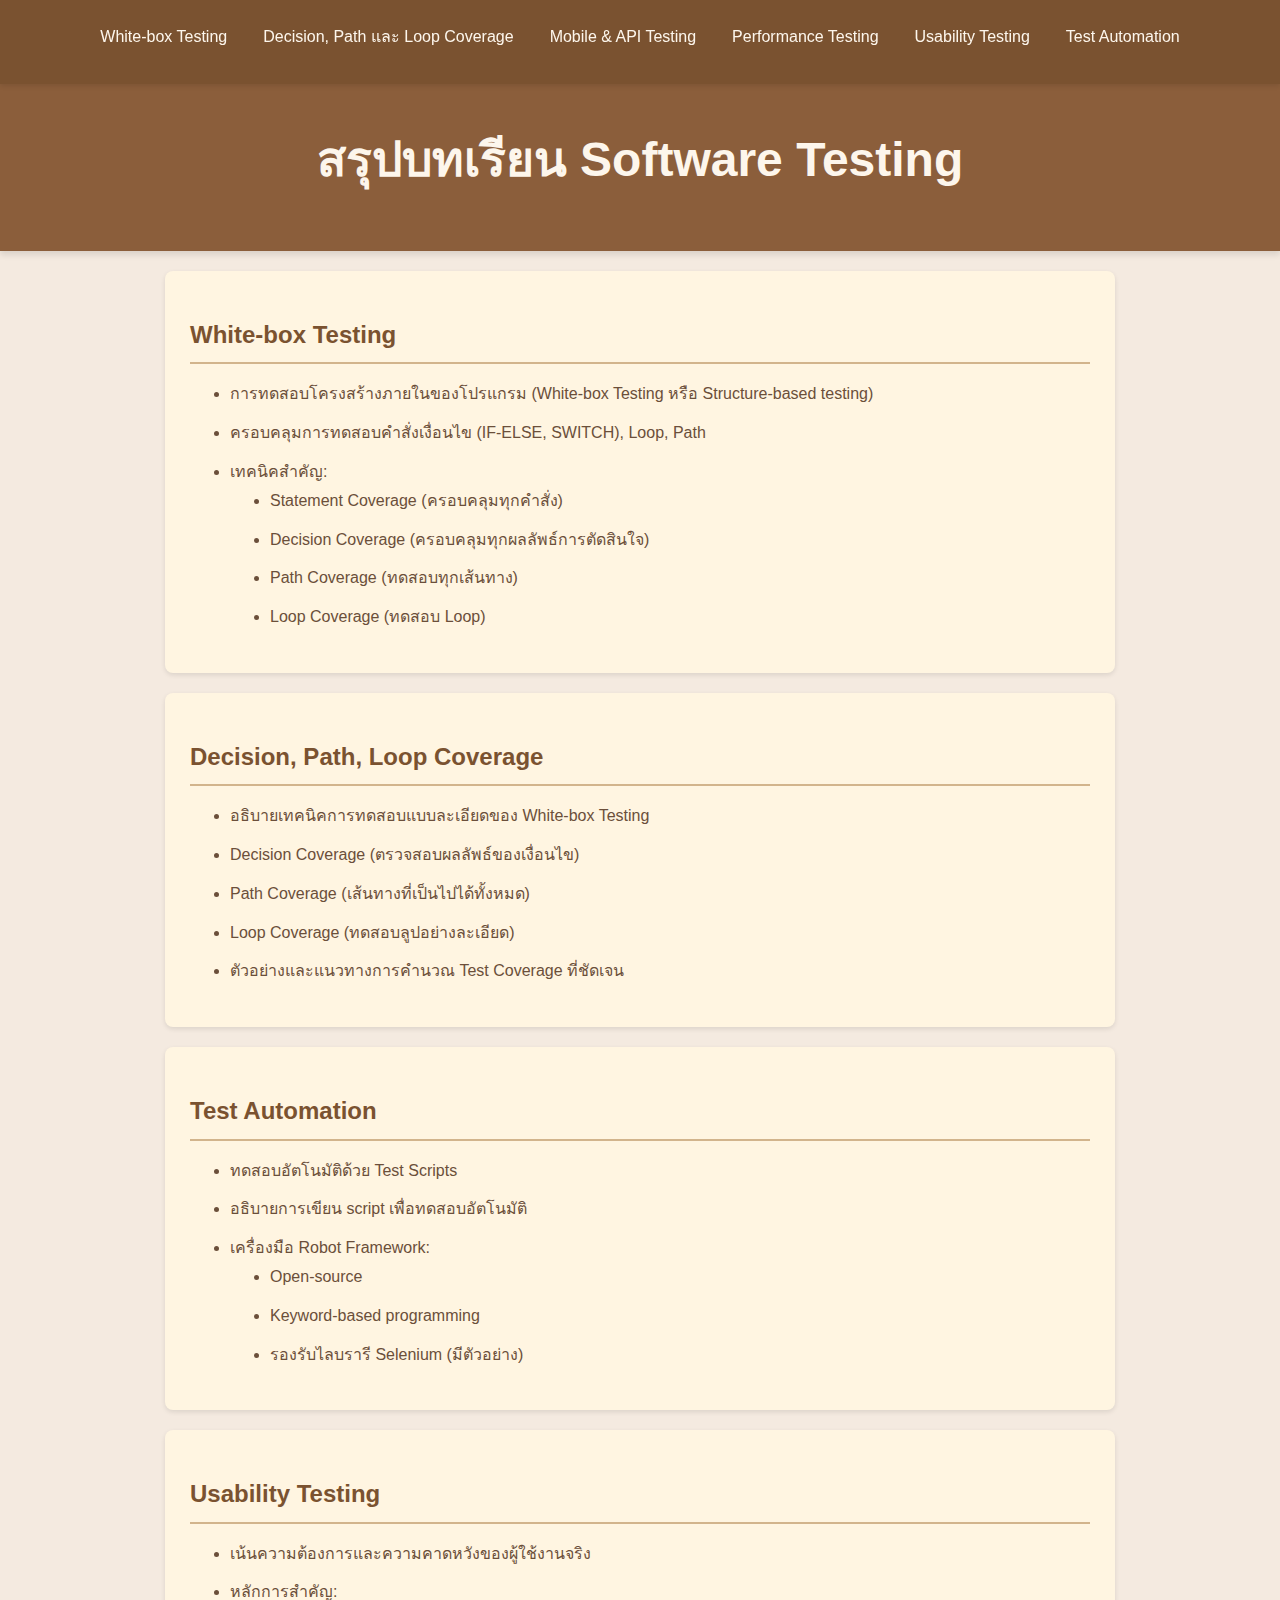
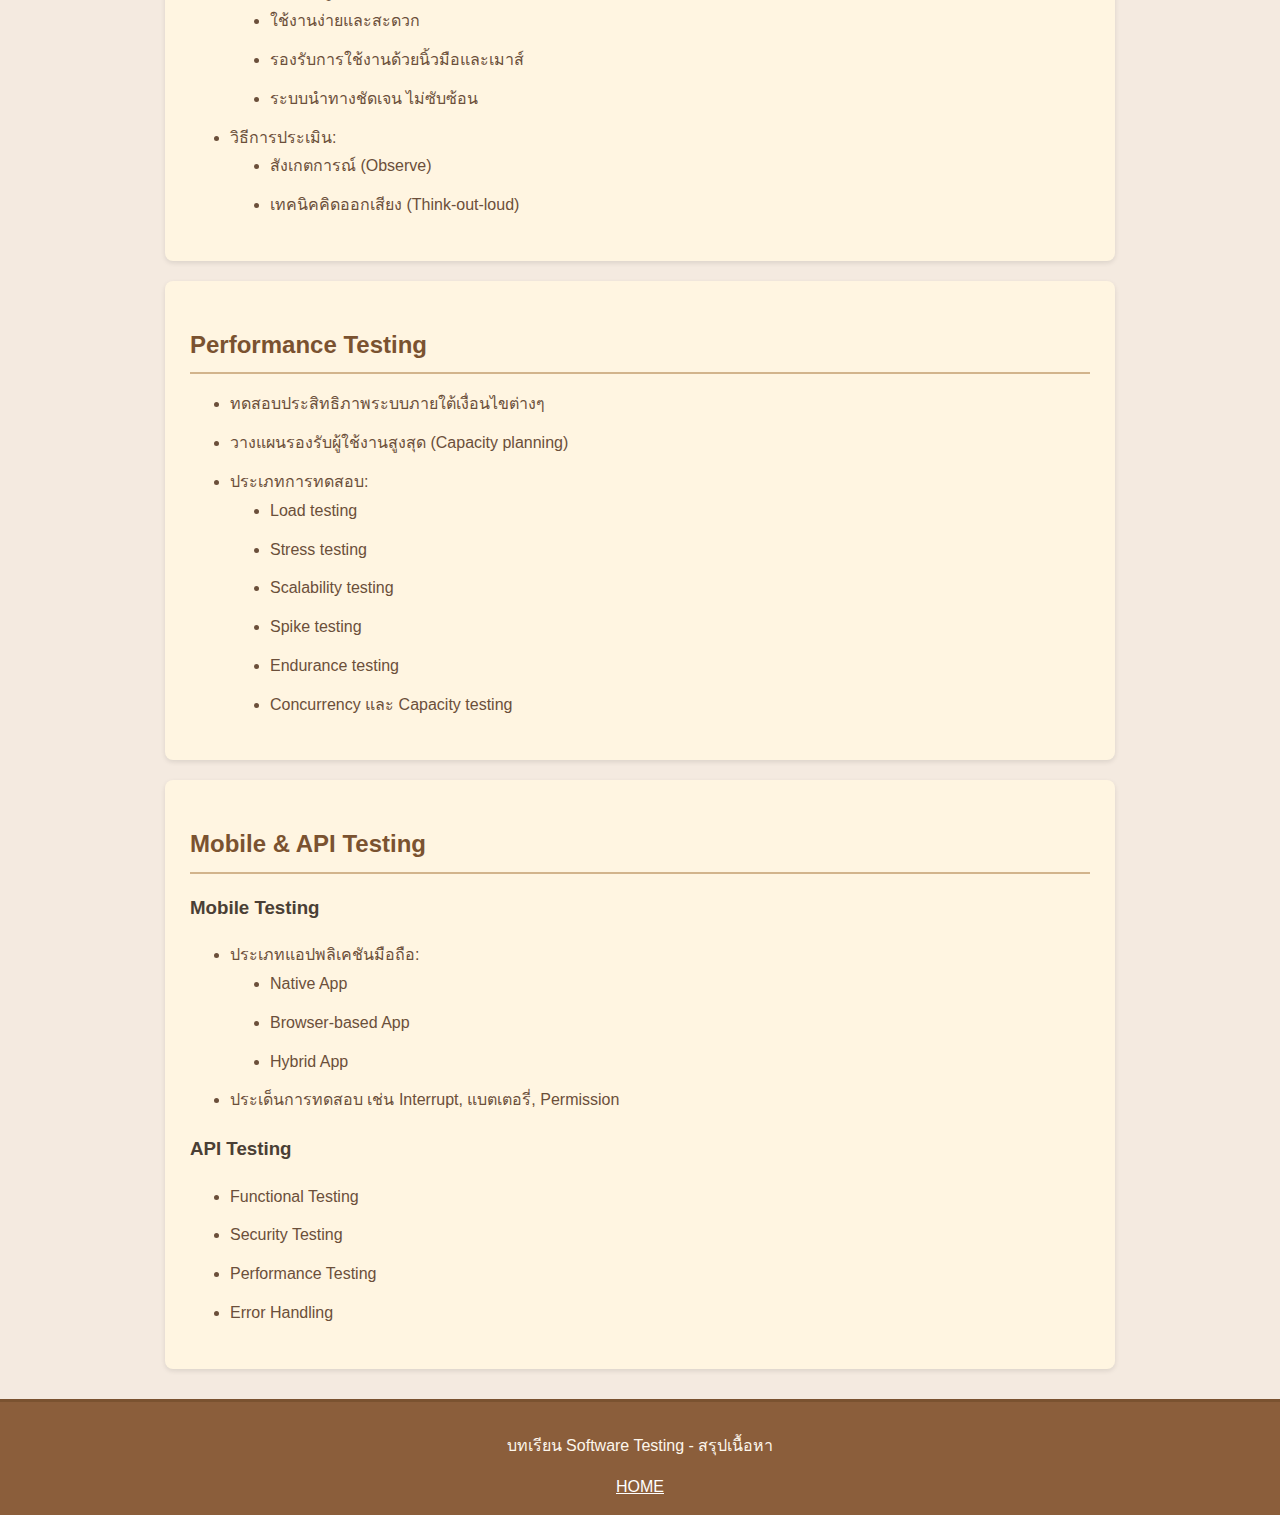
<file: index.html>
<!DOCTYPE html>
<html lang="th">

<head>
    <meta charset="UTF-8">
    <meta name="viewport" content="width=device-width, initial-scale=1.0">
    <title>Software Testing - สรุปบทเรียน</title>
    <link rel="stylesheet" href="styles.css">
</head>

<body>
    <div class="navbar">
        <a href="page1.html">White-box Testing</a>
        <a href="page2.html">Decision, Path และ Loop Coverage</a>
        <a href="page3.html">Mobile & API Testing</a>
        <a href="page4.html">Performance Testing</a>
        <a href="page5.html">Usability Testing</a>
        <a href="page6.html">Test Automation</a>
    </div>

<header>
    <h1>สรุปบทเรียน Software Testing</h1>
</header>

<main>
    <section>
        <h2>White-box Testing</h2>
        <ul>
            <li>การทดสอบโครงสร้างภายในของโปรแกรม (White-box Testing หรือ Structure-based testing)</li>
            <li>ครอบคลุมการทดสอบคำสั่งเงื่อนไข (IF-ELSE, SWITCH), Loop, Path</li>
            <li>เทคนิคสำคัญ:
                <ul>
                    <li>Statement Coverage (ครอบคลุมทุกคำสั่ง)</li>
                    <li>Decision Coverage (ครอบคลุมทุกผลลัพธ์การตัดสินใจ)</li>
                    <li>Path Coverage (ทดสอบทุกเส้นทาง)</li>
                    <li>Loop Coverage (ทดสอบ Loop)</li>
            </ul>
    </section>

    <section>
        <h2>Decision, Path, Loop Coverage</h2>
        <ul>
            <li>อธิบายเทคนิคการทดสอบแบบละเอียดของ White-box Testing</li>
            <li>Decision Coverage (ตรวจสอบผลลัพธ์ของเงื่อนไข)</li>
            <li>Path Coverage (เส้นทางที่เป็นไปได้ทั้งหมด)</li>
            <li>Loop Coverage (ทดสอบลูปอย่างละเอียด)</li>
            <li>ตัวอย่างและแนวทางการคำนวณ Test Coverage ที่ชัดเจน</li>
        </ul>
    </section>

    <section>
        <h2>Test Automation</h2>
        <ul>
            <li>ทดสอบอัตโนมัติด้วย Test Scripts</li>
            <li>อธิบายการเขียน script เพื่อทดสอบอัตโนมัติ</li>
            <li>เครื่องมือ Robot Framework:
                <ul>
                    <li>Open-source</li>
                    <li>Keyword-based programming</li>
                    <li>รองรับไลบรารี Selenium (มีตัวอย่าง)</li>
                </ul>
            </li>
        </ul>
    </section>

    <section>
        <h2>Usability Testing</h2>
        <ul>
            <li>เน้นความต้องการและความคาดหวังของผู้ใช้งานจริง</li>
            <li>หลักการสำคัญ:
                <ul>
                    <li>ใช้งานง่ายและสะดวก</li>
                    <li>รองรับการใช้งานด้วยนิ้วมือและเมาส์</li>
                    <li>ระบบนำทางชัดเจน ไม่ซับซ้อน</li>
                </ul>
            </li>
            <li>วิธีการประเมิน:
                <ul>
                    <li>สังเกตการณ์ (Observe)</li>
                    <li>เทคนิคคิดออกเสียง (Think-out-loud)</li>
                </ul>
            </li>
        </ul>
    </section>

    <section>
        <h2>Performance Testing</h2>
        <ul>
            <li>ทดสอบประสิทธิภาพระบบภายใต้เงื่อนไขต่างๆ</li>
            <li>วางแผนรองรับผู้ใช้งานสูงสุด (Capacity planning)</li>
            <li>ประเภทการทดสอบ:
                <ul>
                    <li>Load testing</li>
                    <li>Stress testing</li>
                    <li>Scalability testing</li>
                    <li>Spike testing</li>
                    <li>Endurance testing</li>
                    <li>Concurrency และ Capacity testing</li>
                </ul>
            </li>
        </ul>
    </section>

    <section>
        <h2>Mobile & API Testing</h2>
        <h3>Mobile Testing</h3>
        <ul>
            <li>ประเภทแอปพลิเคชันมือถือ:
                <ul>
                    <li>Native App</li>
                    <li>Browser-based App</li>
                    <li>Hybrid App</li>
                </ul>
            </li>
            <li>ประเด็นการทดสอบ เช่น Interrupt, แบตเตอรี่, Permission</li>
        </ul>

        <h3>API Testing</h3>
        <ul>
            <li>Functional Testing</li>
            <li>Security Testing</li>
            <li>Performance Testing</li>
            <li>Error Handling</li>
        </ul>
    </section>

    <footer>
        <p>บทเรียน Software Testing - สรุปเนื้อหา</p>
        <a href="index.html">HOME</a>
    </footer>

</body>

</html>
</file>
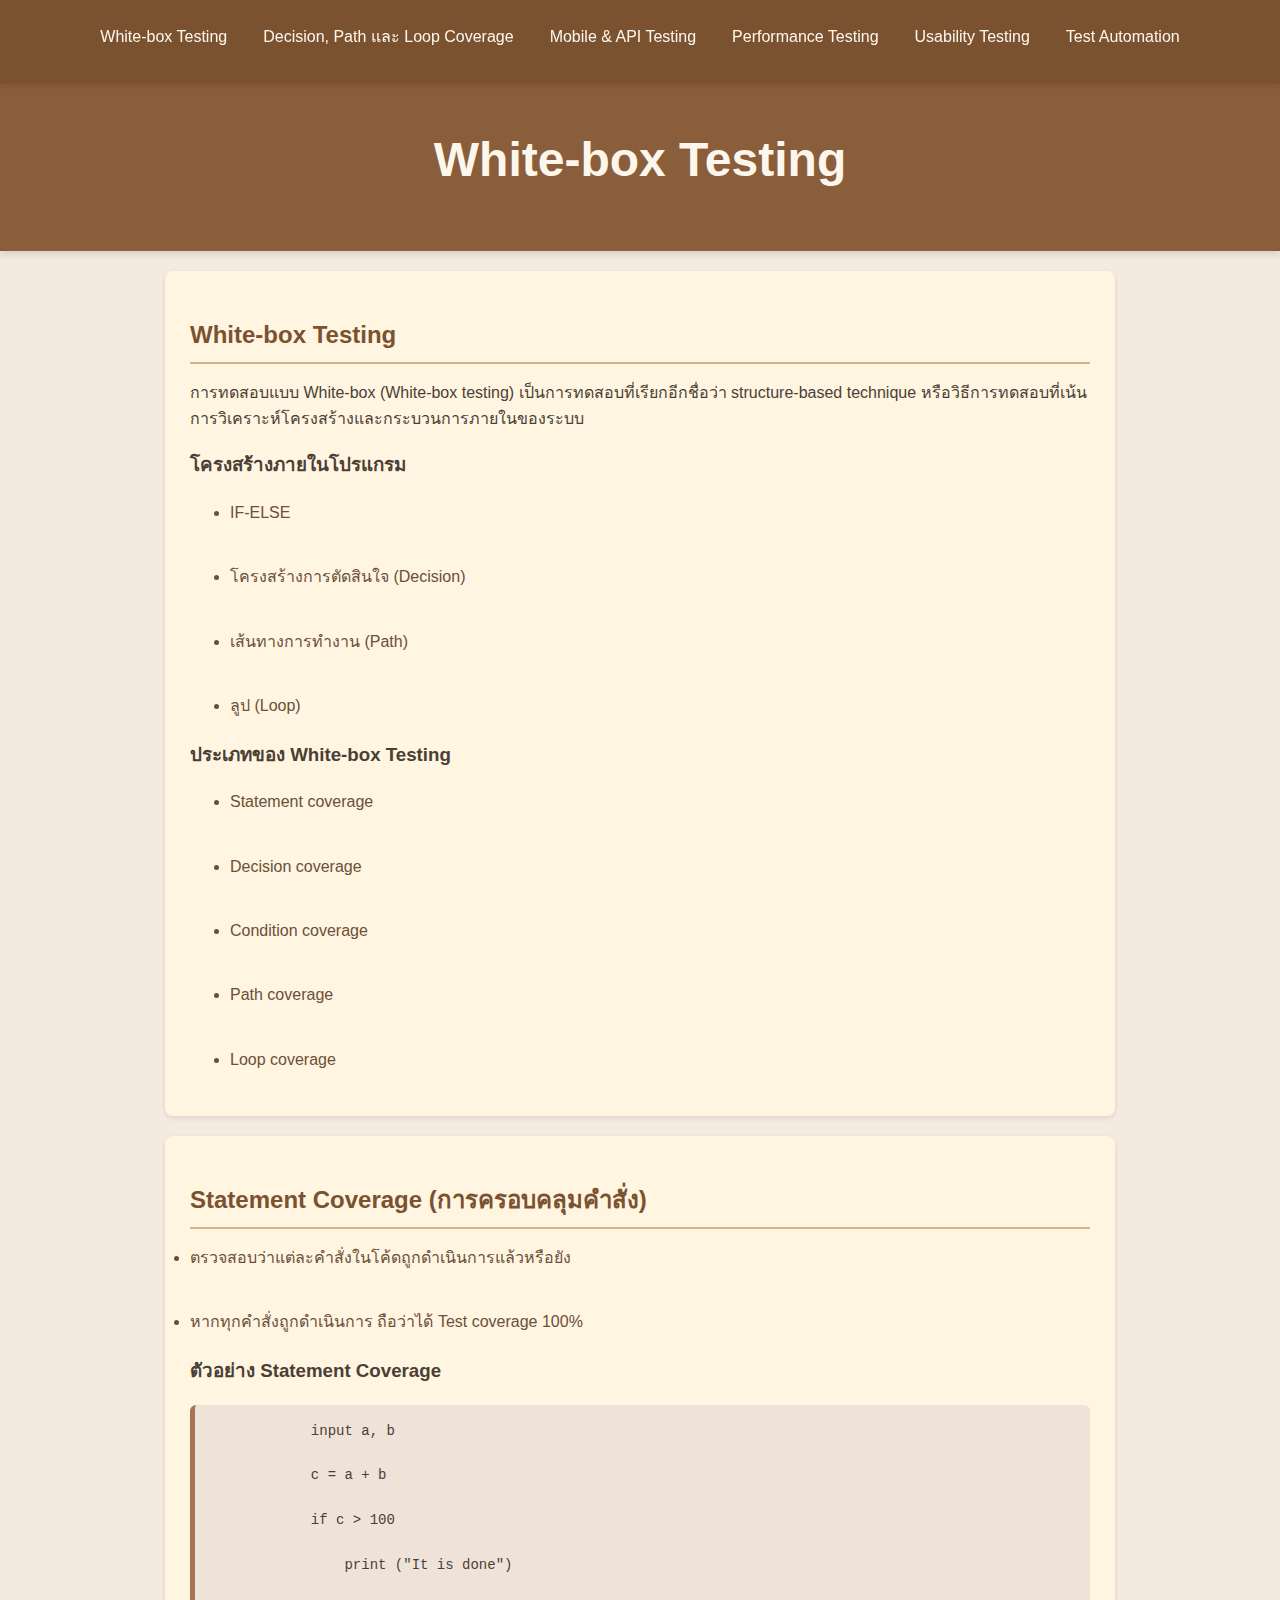
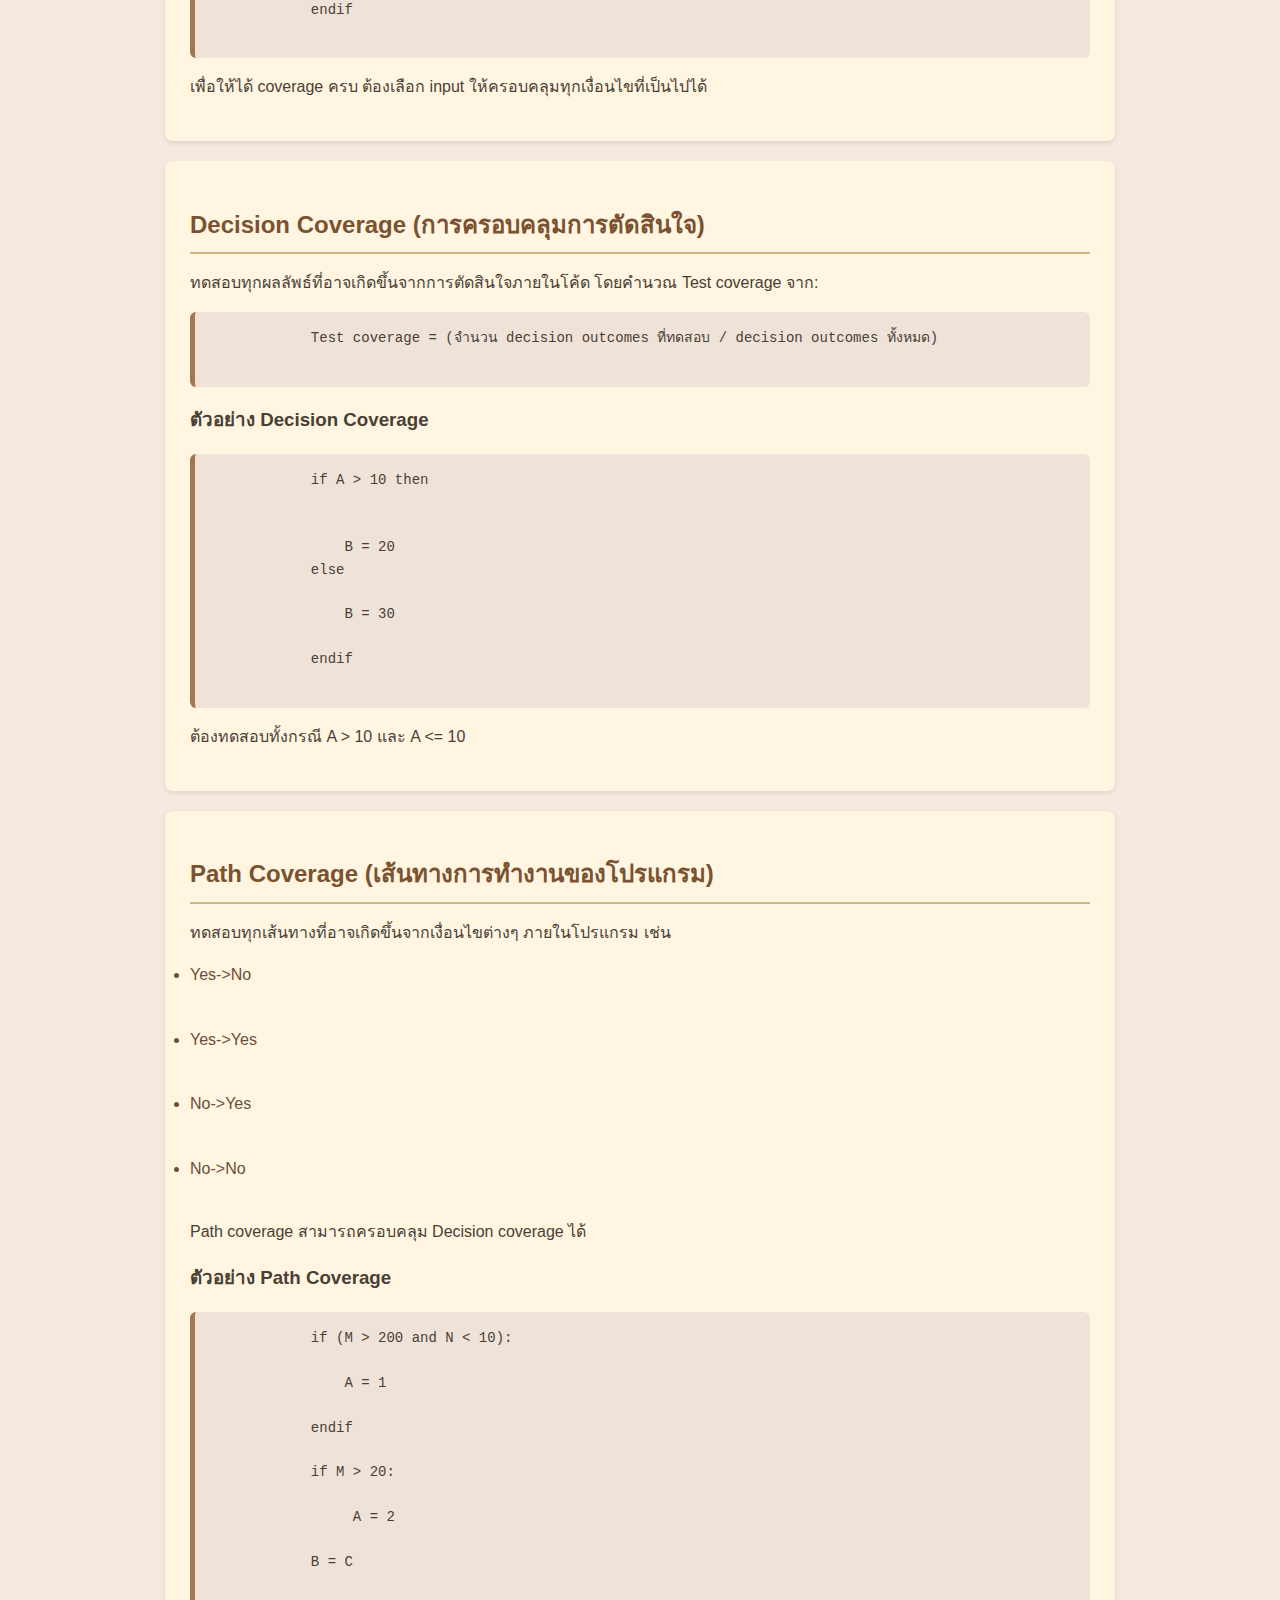
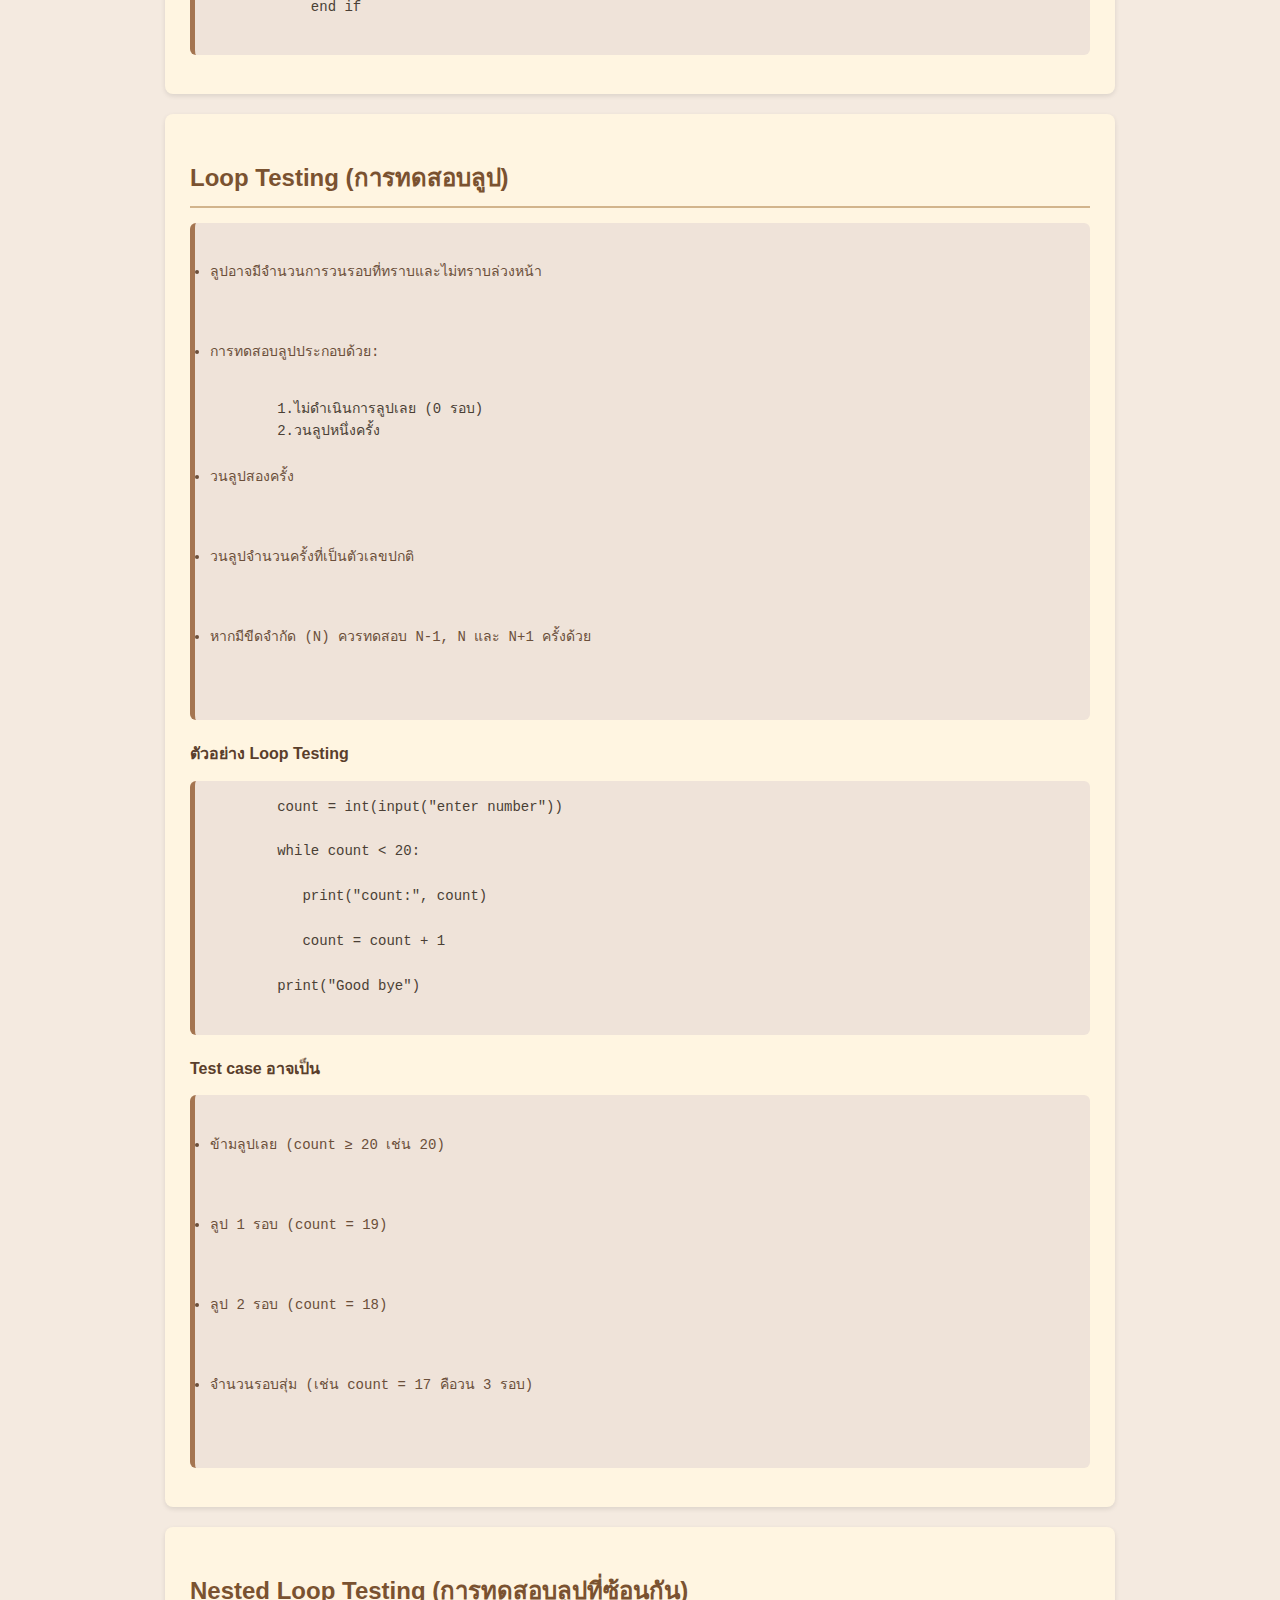
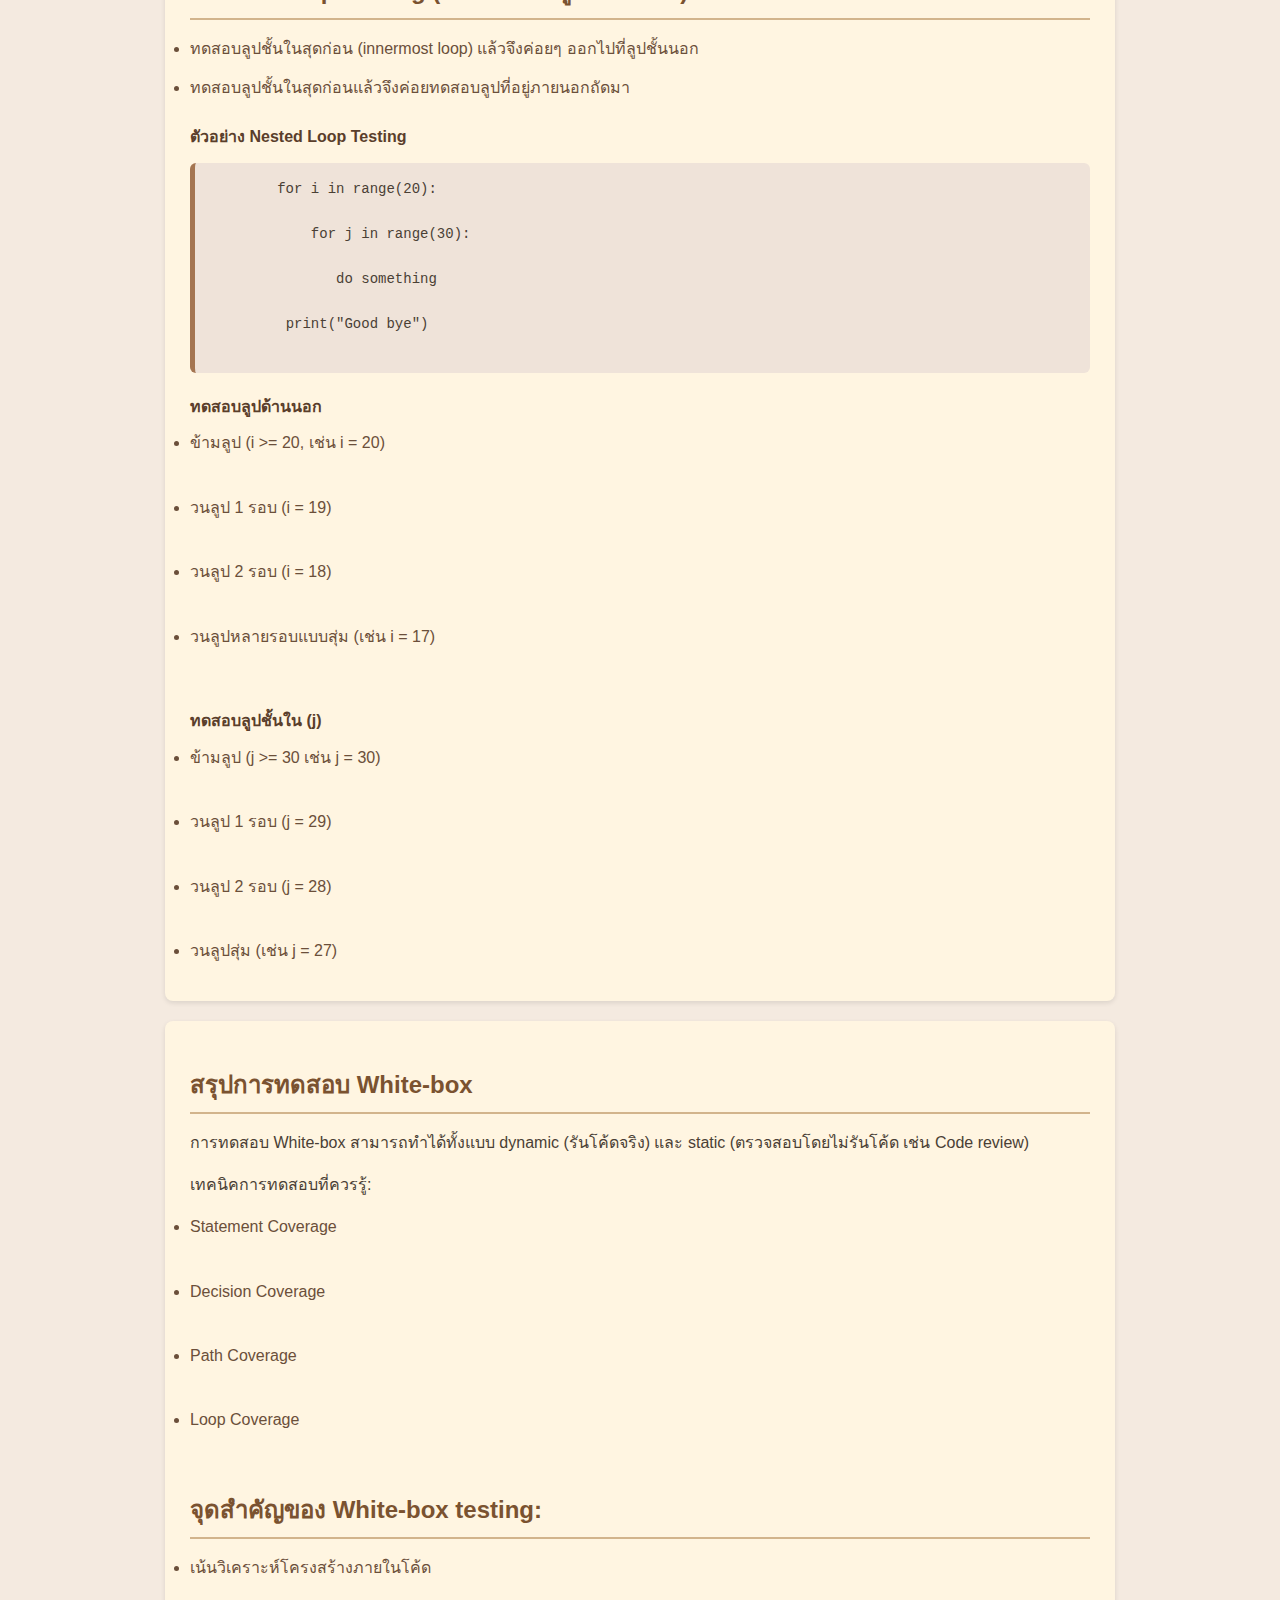
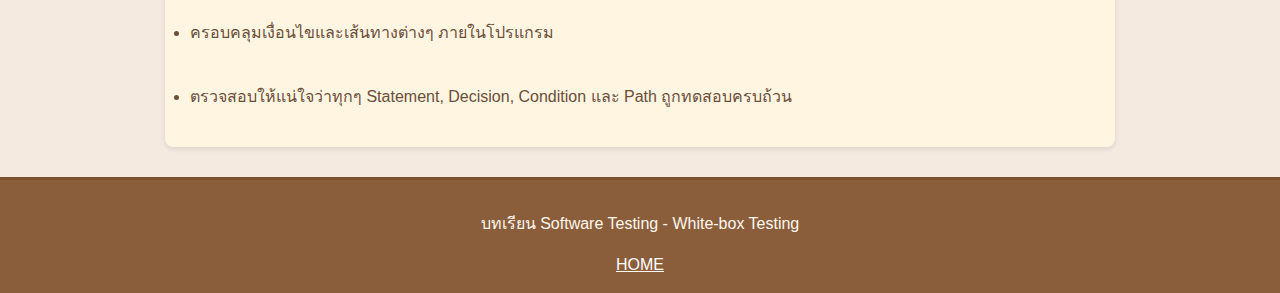
<file: page1.html>
<!DOCTYPE html>
<html lang="th">

<head>
    <meta charset="UTF-8">
    <meta name="viewport" content="width=device-width, initial-scale=1.0">
    <title>Final Day1 - White-box Testing</title>
    <link rel="stylesheet" href="styles.css">
</head>

<body>

    <div class="navbar">
        <a href="page1.html">White-box Testing</a>
        <a href="page2.html">Decision, Path และ Loop Coverage</a>
        <a href="page3.html">Mobile & API Testing</a>
        <a href="page4.html">Performance Testing</a>
        <a href="page5.html">Usability Testing</a>
        <a href="page6.html">Test Automation</a>
    </div>


    <header>
        <h1>White-box Testing</h1>
    </header>

    <section>
        <h2>White-box Testing</h2>
        <p>การทดสอบแบบ White-box (White-box testing)
            เป็นการทดสอบที่เรียกอีกชื่อว่า structure-based technique หรือวิธีการทดสอบที่เน้นการวิเคราะห์โครงสร้างและกระบวนการภายในของระบบ</p>

        <h3>โครงสร้างภายในโปรแกรม</h3>
        <ul>
            <li>IF-ELSE</li><br>
            <li>โครงสร้างการตัดสินใจ (Decision)</li><br>
            <li>เส้นทางการทำงาน (Path)</li><br>
            <li>ลูป (Loop)</li>
        </ul>

        <h3>ประเภทของ White-box Testing</h3>
        <ul>
            <li>Statement coverage</li><br>
            <li>Decision coverage</li><br>
            <li>Condition coverage</li><br>
            <li>Path coverage</li><br>
            <li>Loop coverage</li>
        </ul>
    </section>

    <section>
        <h2>Statement Coverage (การครอบคลุมคำสั่ง)</h2>
        <li>ตรวจสอบว่าแต่ละคำสั่งในโค้ดถูกดำเนินการแล้วหรือยัง</li><br>
        <li>หากทุกคำสั่งถูกดำเนินการ ถือว่าได้ Test coverage 100%</li>  
        <h3>
            ตัวอย่าง Statement Coverage
        </h3>
        <pre>
            input a, b  

            c = a + b  

            if c > 100

                print ("It is done")

            endif
        </pre>
        <p>
            เพื่อให้ได้ coverage ครบ ต้องเลือก input ให้ครอบคลุมทุกเงื่อนไขที่เป็นไปได้
        </p>
    </section>



    <section>
        <h2>Decision Coverage (การครอบคลุมการตัดสินใจ)</h2>
        <p>ทดสอบทุกผลลัพธ์ที่อาจเกิดขึ้นจากการตัดสินใจภายในโค้ด โดยคำนวณ Test coverage จาก:</p>
        <pre>
            Test coverage = (จำนวน decision outcomes ที่ทดสอบ / decision outcomes ทั้งหมด)
        </pre>

        <h3>
            ตัวอย่าง Decision Coverage
        </h3>
        <pre>
            if A > 10 then


                B = 20
            else

                B = 30

            endif
        </pre>
        <p>
            ต้องทดสอบทั้งกรณี A > 10 และ A <= 10

        </p>
    </section>



    <section>
        <h2>Path Coverage (เส้นทางการทำงานของโปรแกรม)</h2>
        <p>ทดสอบทุกเส้นทางที่อาจเกิดขึ้นจากเงื่อนไขต่างๆ ภายในโปรแกรม เช่น <br>
        <li>Yes->No</li><br>
        <li>Yes->Yes</li><br>
        <li>No->Yes</li><br>
        <li>No->No</li>
        <br>
        Path coverage สามารถครอบคลุม Decision coverage ได้</p>

        <h3>ตัวอย่าง Path Coverage</h3>
        <pre>
            if (M > 200 and N < 10):

                A = 1

            endif

            if M > 20:

                 A = 2

            B = C

            end if
        </pre>
    </section>

    <section>
        <h2>Loop Testing (การทดสอบลูป)</h2>
    <pre>
        <li>ลูปอาจมีจำนวนการวนรอบที่ทราบและไม่ทราบล่วงหน้า</li>
        <li>การทดสอบลูปประกอบด้วย:</li>
        1.ไม่ดำเนินการลูปเลย (0 รอบ)
        2.วนลูปหนึ่งครั้ง
        <li>วนลูปสองครั้ง</li>
        <li>วนลูปจำนวนครั้งที่เป็นตัวเลขปกติ</li>
        <li>หากมีขีดจำกัด (N) ควรทดสอบ N-1, N และ N+1 ครั้งด้วย </li>
    </pre>
    <h4>
        ตัวอย่าง Loop Testing
    </h4>
    <pre>
        count = int(input("enter number")) 
         
        while count < 20:

           print("count:", count)

           count = count + 1
        
        print("Good bye")
    </pre>
    <h4>Test case อาจเป็น</h4>
    <pre>
        <li>ข้ามลูปเลย (count ≥ 20 เช่น 20)</li>
        <li>ลูป 1 รอบ (count = 19)</li>
        <li>ลูป 2 รอบ (count = 18)</li>
        <li>จำนวนรอบสุ่ม (เช่น count = 17 คือวน 3 รอบ)</li>
    </pre>
    </section>

    <section>
        <h2>Nested Loop Testing (การทดสอบลูปที่ซ้อนกัน)</h2>
        <li>ทดสอบลูปชั้นในสุดก่อน (innermost loop) แล้วจึงค่อยๆ ออกไปที่ลูปชั้นนอก</li>
        <li>ทดสอบลูปชั้นในสุดก่อนแล้วจึงค่อยทดสอบลูปที่อยู่ภายนอกถัดมา</li>
        <h4>ตัวอย่าง Nested Loop Testing</h4>
        <pre>
        for i in range(20):

            for j in range(30):

               do something

         print("Good bye")  
        </pre>
        <h4>ทดสอบลูปด้านนอก</h4>
        <li>ข้ามลูป (i >= 20, เช่น i = 20)</li><br>
        <li>วนลูป 1 รอบ (i = 19)</li><br>
        <li>วนลูป 2 รอบ (i = 18)</li><br>
        <li>วนลูปหลายรอบแบบสุ่ม (เช่น i = 17)</li>
        <br>
        <h4>ทดสอบลูปชั้นใน (j)</h4>
        <li>ข้ามลูป (j >= 30 เช่น j = 30)</li><br>
        <li>วนลูป 1 รอบ (j = 29)</li><br>
        <li>วนลูป 2 รอบ (j = 28)</li><br>
        <li>วนลูปสุ่ม (เช่น j = 27)</li>
    </section>

    <section>
        <h2>สรุปการทดสอบ White-box</h2>
        <p>การทดสอบ White-box สามารถทำได้ทั้งแบบ dynamic (รันโค้ดจริง) และ static (ตรวจสอบโดยไม่รันโค้ด เช่น Code review)</p>
        <p>เทคนิคการทดสอบที่ควรรู้:</p>
        <li>Statement Coverage</li><br>
        <li>Decision Coverage</li><br>
        <li>Path Coverage</li><br>
        <li>Loop Coverage</li>
        <br>

        <h2>จุดสำคัญของ White-box testing:</h2>
        <li>เน้นวิเคราะห์โครงสร้างภายในโค้ด</li><br>
        <li>ครอบคลุมเงื่อนไขและเส้นทางต่างๆ ภายในโปรแกรม</li><br>
        <li>ตรวจสอบให้แน่ใจว่าทุกๆ Statement, Decision, Condition และ Path ถูกทดสอบครบถ้วน</li>
    </section>

    <footer>
        <p>บทเรียน Software Testing - White-box Testing</p>
        <a href="index.html">HOME</a>
    </footer>

</body>

</html>
</file>
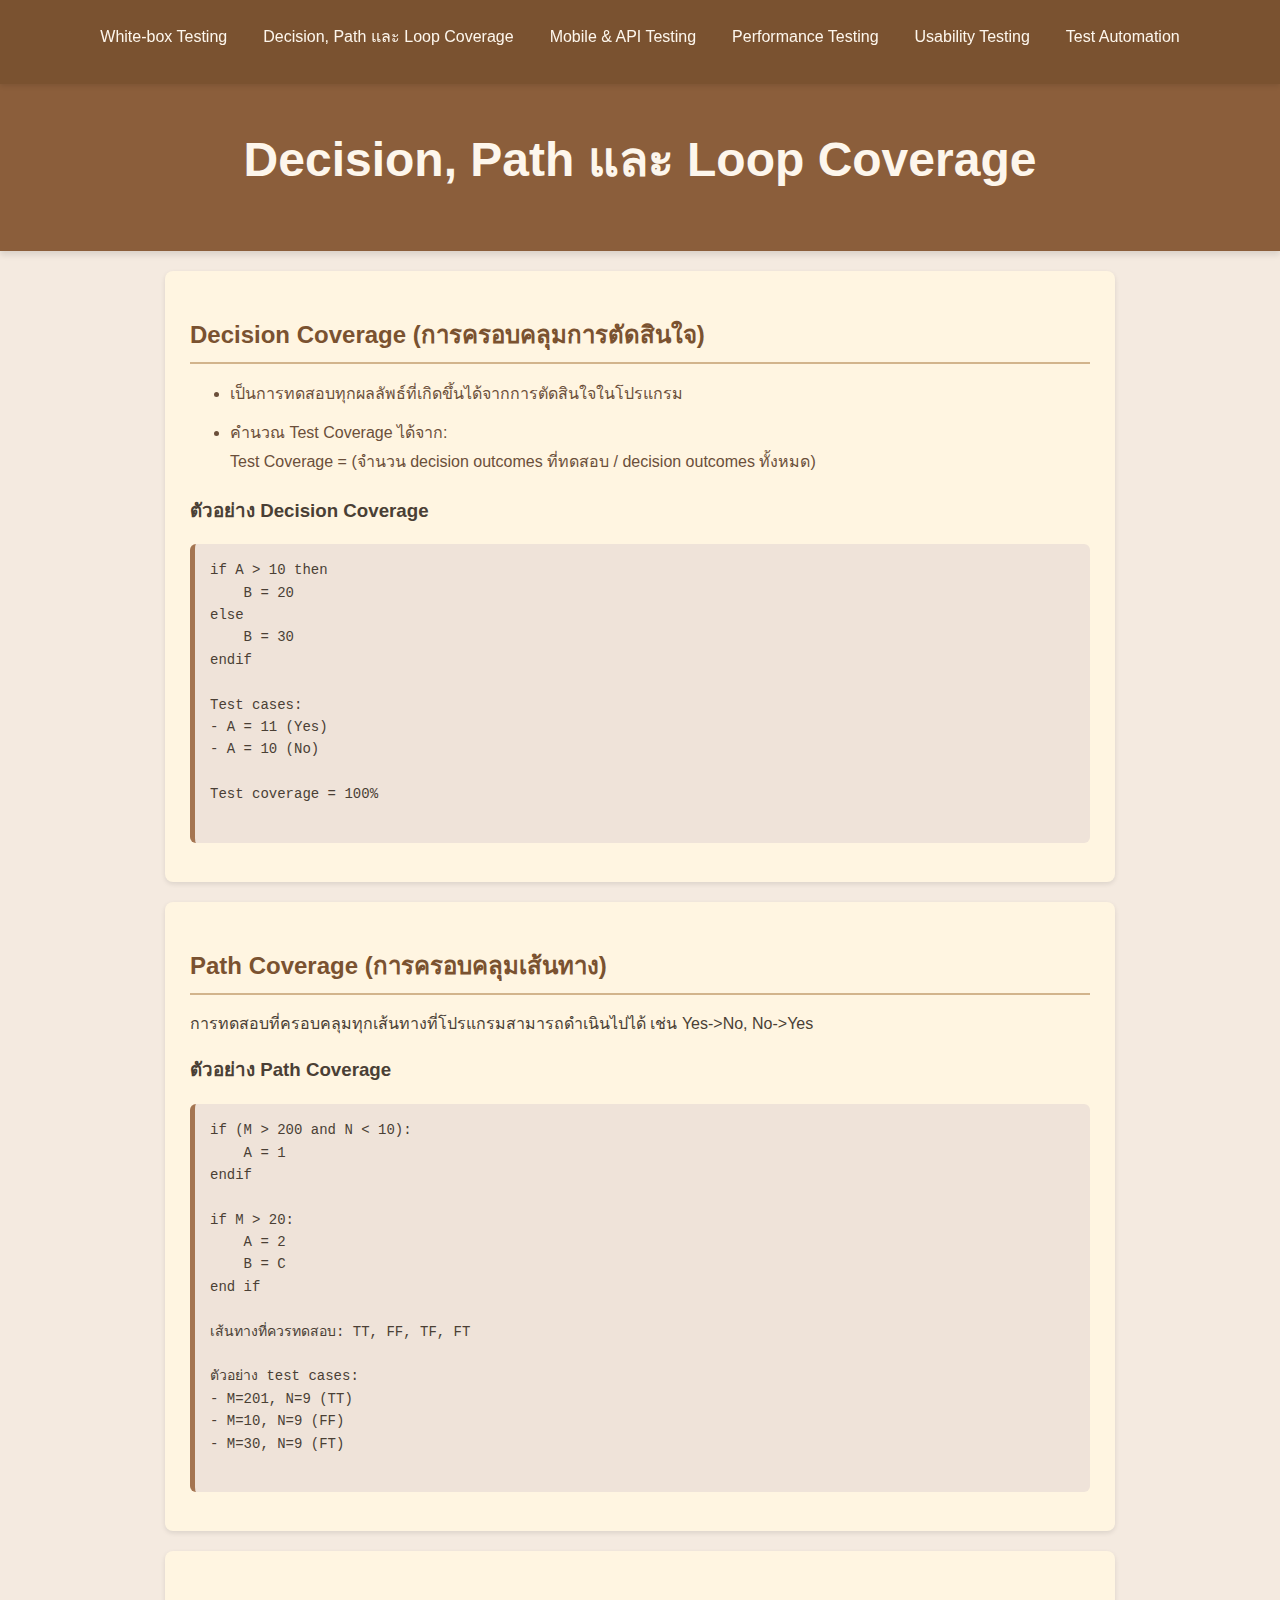
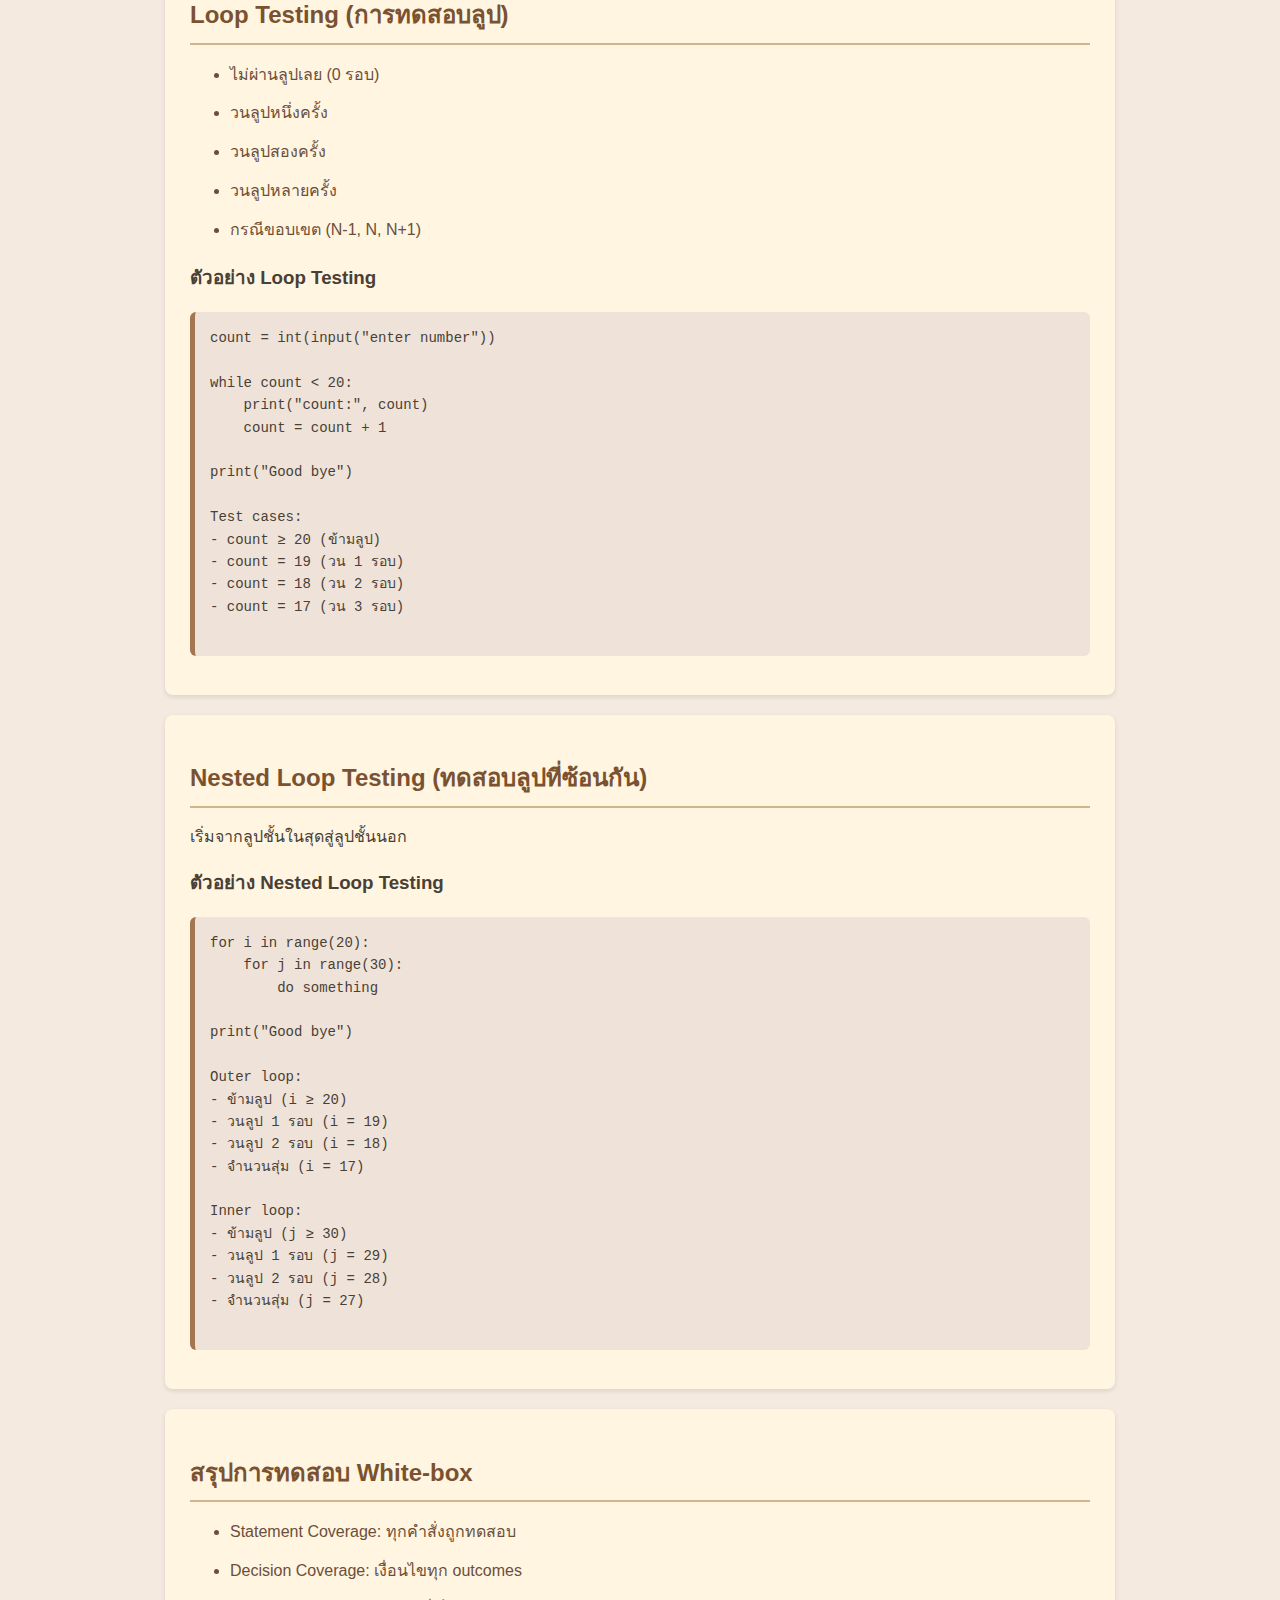
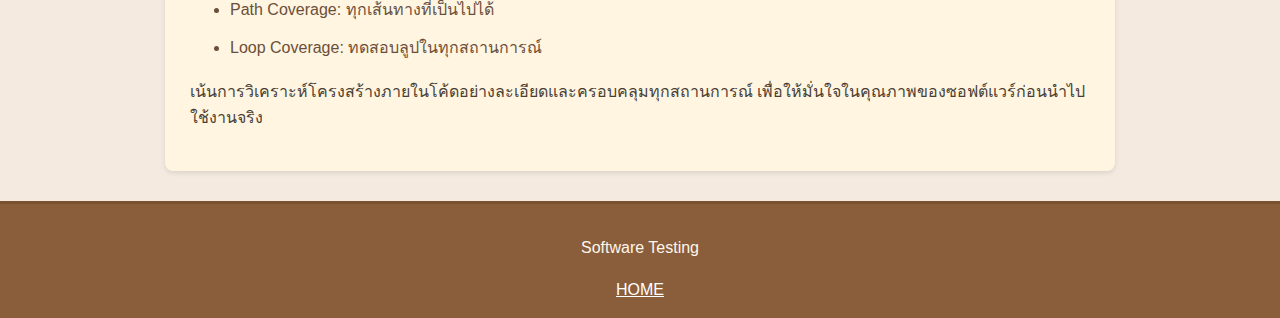
<file: page2.html>
<!DOCTYPE html>
<html lang="th">

<head>
    <meta charset="UTF-8">
    <meta name="viewport" content="width=device-width, initial-scale=1.0">
    <title>Decision, Path, Loop Coverage</title>
    <link rel="stylesheet" href="styles.css">
</head>

<body>

    <div class="navbar">
        <a href="page1.html">White-box Testing</a>
        <a href="page2.html">Decision, Path และ Loop Coverage</a>
        <a href="page3.html">Mobile & API Testing</a>
        <a href="page4.html">Performance Testing</a>
        <a href="page5.html">Usability Testing</a>
        <a href="page6.html">Test Automation</a>
    </div>

    <header>
        <h1>Decision, Path และ Loop Coverage</h1>
    </header>

    <section>
        <h2>Decision Coverage (การครอบคลุมการตัดสินใจ)</h2>
        <ul>
            <li>เป็นการทดสอบทุกผลลัพธ์ที่เกิดขึ้นได้จากการตัดสินใจในโปรแกรม</li>
            <li>คำนวณ Test Coverage ได้จาก:<br>
                Test Coverage = (จำนวน decision outcomes ที่ทดสอบ / decision outcomes ทั้งหมด)
            </li>
        </ul>

        <h3>ตัวอย่าง Decision Coverage</h3>
        <pre>
if A > 10 then
    B = 20
else
    B = 30
endif

Test cases:
- A = 11 (Yes)
- A = 10 (No)

Test coverage = 100%
        </pre>
    </section>

    <section>
        <h2>Path Coverage (การครอบคลุมเส้นทาง)</h2>
        <p>การทดสอบที่ครอบคลุมทุกเส้นทางที่โปรแกรมสามารถดำเนินไปได้ เช่น Yes->No, No->Yes</p>

        <h3>ตัวอย่าง Path Coverage</h3>
        <pre>
if (M > 200 and N < 10):
    A = 1
endif

if M > 20:
    A = 2
    B = C
end if

เส้นทางที่ควรทดสอบ: TT, FF, TF, FT

ตัวอย่าง test cases:
- M=201, N=9 (TT)
- M=10, N=9 (FF)
- M=30, N=9 (FT)
        </pre>
    </section>

    <section>
        <h2>Loop Testing (การทดสอบลูป)</h2>
        <ul>
            <li>ไม่ผ่านลูปเลย (0 รอบ)</li>
            <li>วนลูปหนึ่งครั้ง</li>
            <li>วนลูปสองครั้ง</li>
            <li>วนลูปหลายครั้ง</li>
            <li>กรณีขอบเขต (N-1, N, N+1)</li>
        </ul>

        <h3>ตัวอย่าง Loop Testing</h3>
        <pre>
count = int(input("enter number"))

while count < 20:
    print("count:", count)
    count = count + 1

print("Good bye")

Test cases:
- count ≥ 20 (ข้ามลูป)
- count = 19 (วน 1 รอบ)
- count = 18 (วน 2 รอบ)
- count = 17 (วน 3 รอบ)
        </pre>
    </section>

    <section>
        <h2>Nested Loop Testing (ทดสอบลูปที่ซ้อนกัน)</h2>
        <p>เริ่มจากลูปชั้นในสุดสู่ลูปชั้นนอก</p>

        <h3>ตัวอย่าง Nested Loop Testing</h3>
        <pre>
for i in range(20):
    for j in range(30):
        do something

print("Good bye")

Outer loop:
- ข้ามลูป (i ≥ 20)
- วนลูป 1 รอบ (i = 19)
- วนลูป 2 รอบ (i = 18)
- จำนวนสุ่ม (i = 17)

Inner loop:
- ข้ามลูป (j ≥ 30)
- วนลูป 1 รอบ (j = 29)
- วนลูป 2 รอบ (j = 28)
- จำนวนสุ่ม (j = 27)
        </pre>
    </section>

    <section>
        <h2>สรุปการทดสอบ White-box</h2>
        <ul>
            <li>Statement Coverage: ทุกคำสั่งถูกทดสอบ</li>
            <li>Decision Coverage: เงื่อนไขทุก outcomes</li>
            <li>Path Coverage: ทุกเส้นทางที่เป็นไปได้</li>
            <li>Loop Coverage: ทดสอบลูปในทุกสถานการณ์</li>
        </ul>

        <p>เน้นการวิเคราะห์โครงสร้างภายในโค้ดอย่างละเอียดและครอบคลุมทุกสถานการณ์ เพื่อให้มั่นใจในคุณภาพของซอฟต์แวร์ก่อนนำไปใช้งานจริง</p>
    </section>

    <footer>
        <p> Software Testing </p>
        <a href="index.html">HOME</a>
    </footer>

</body>

</html>
</file>
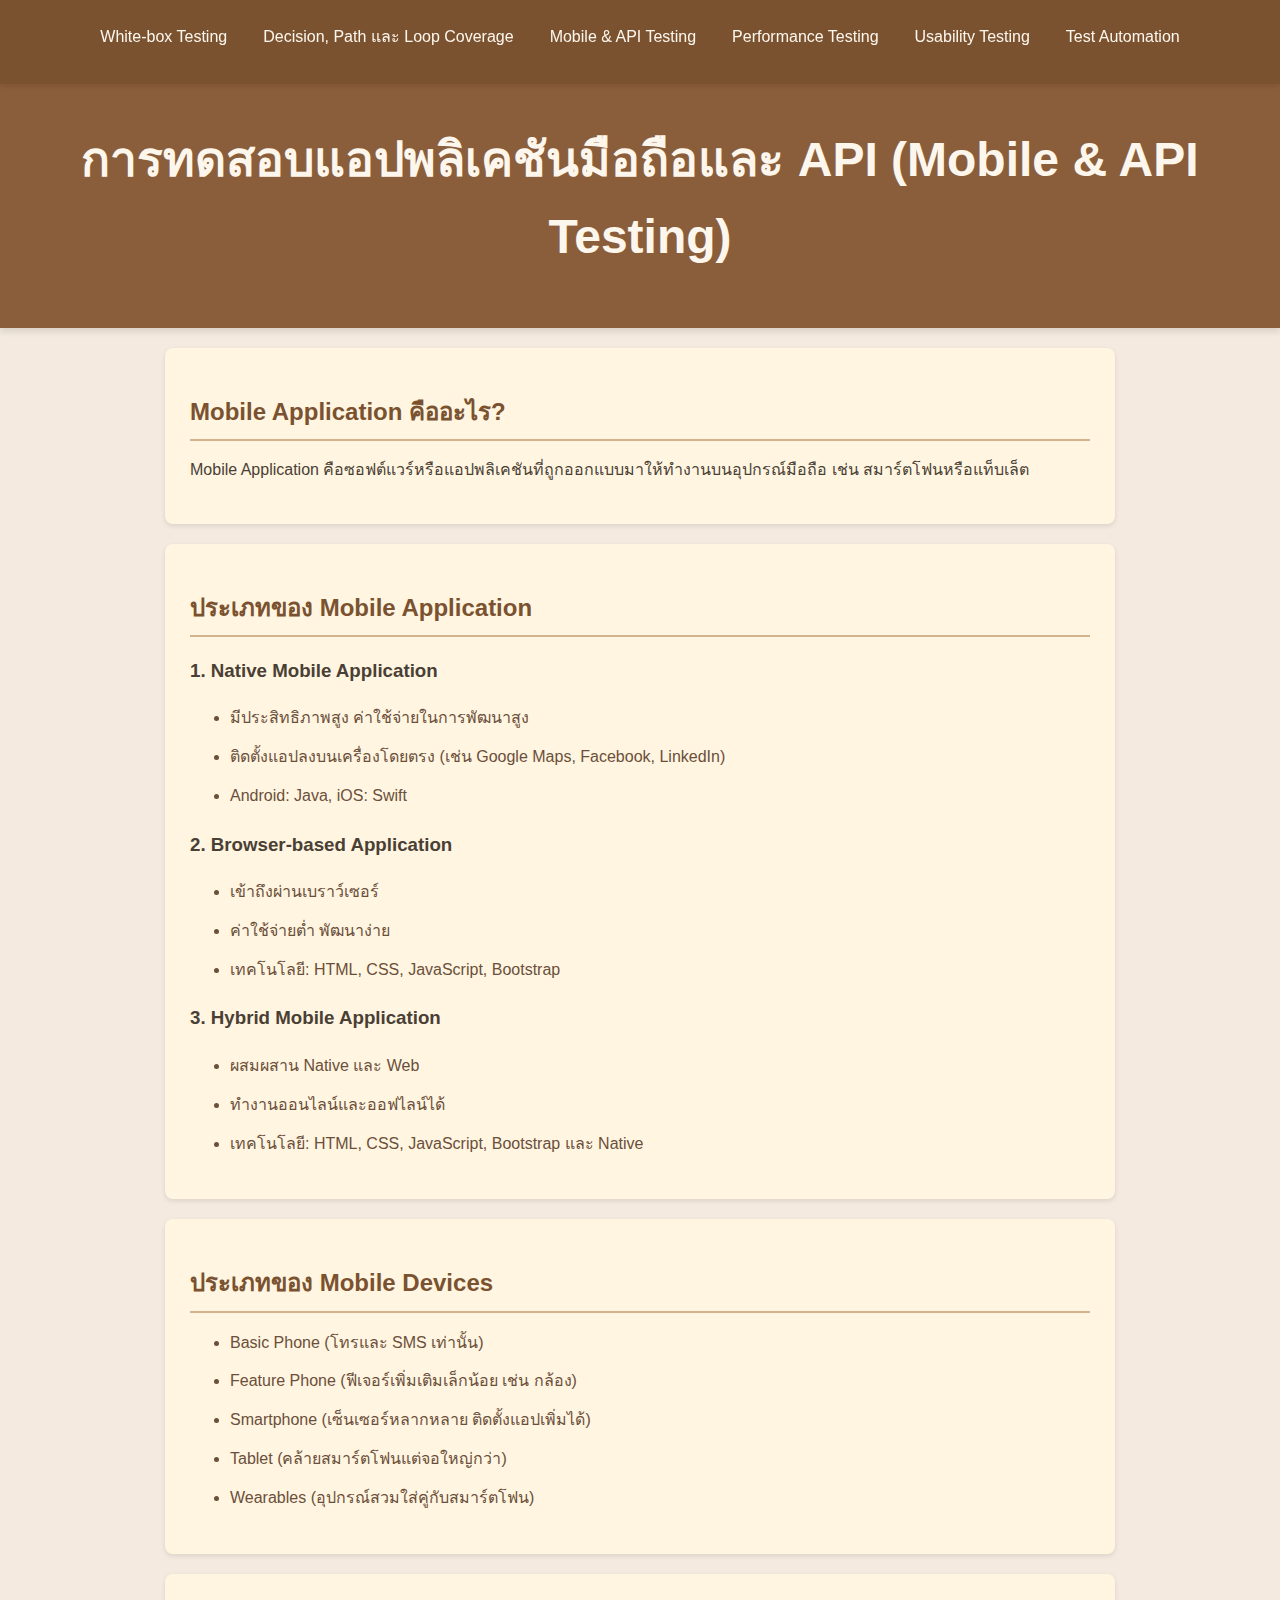
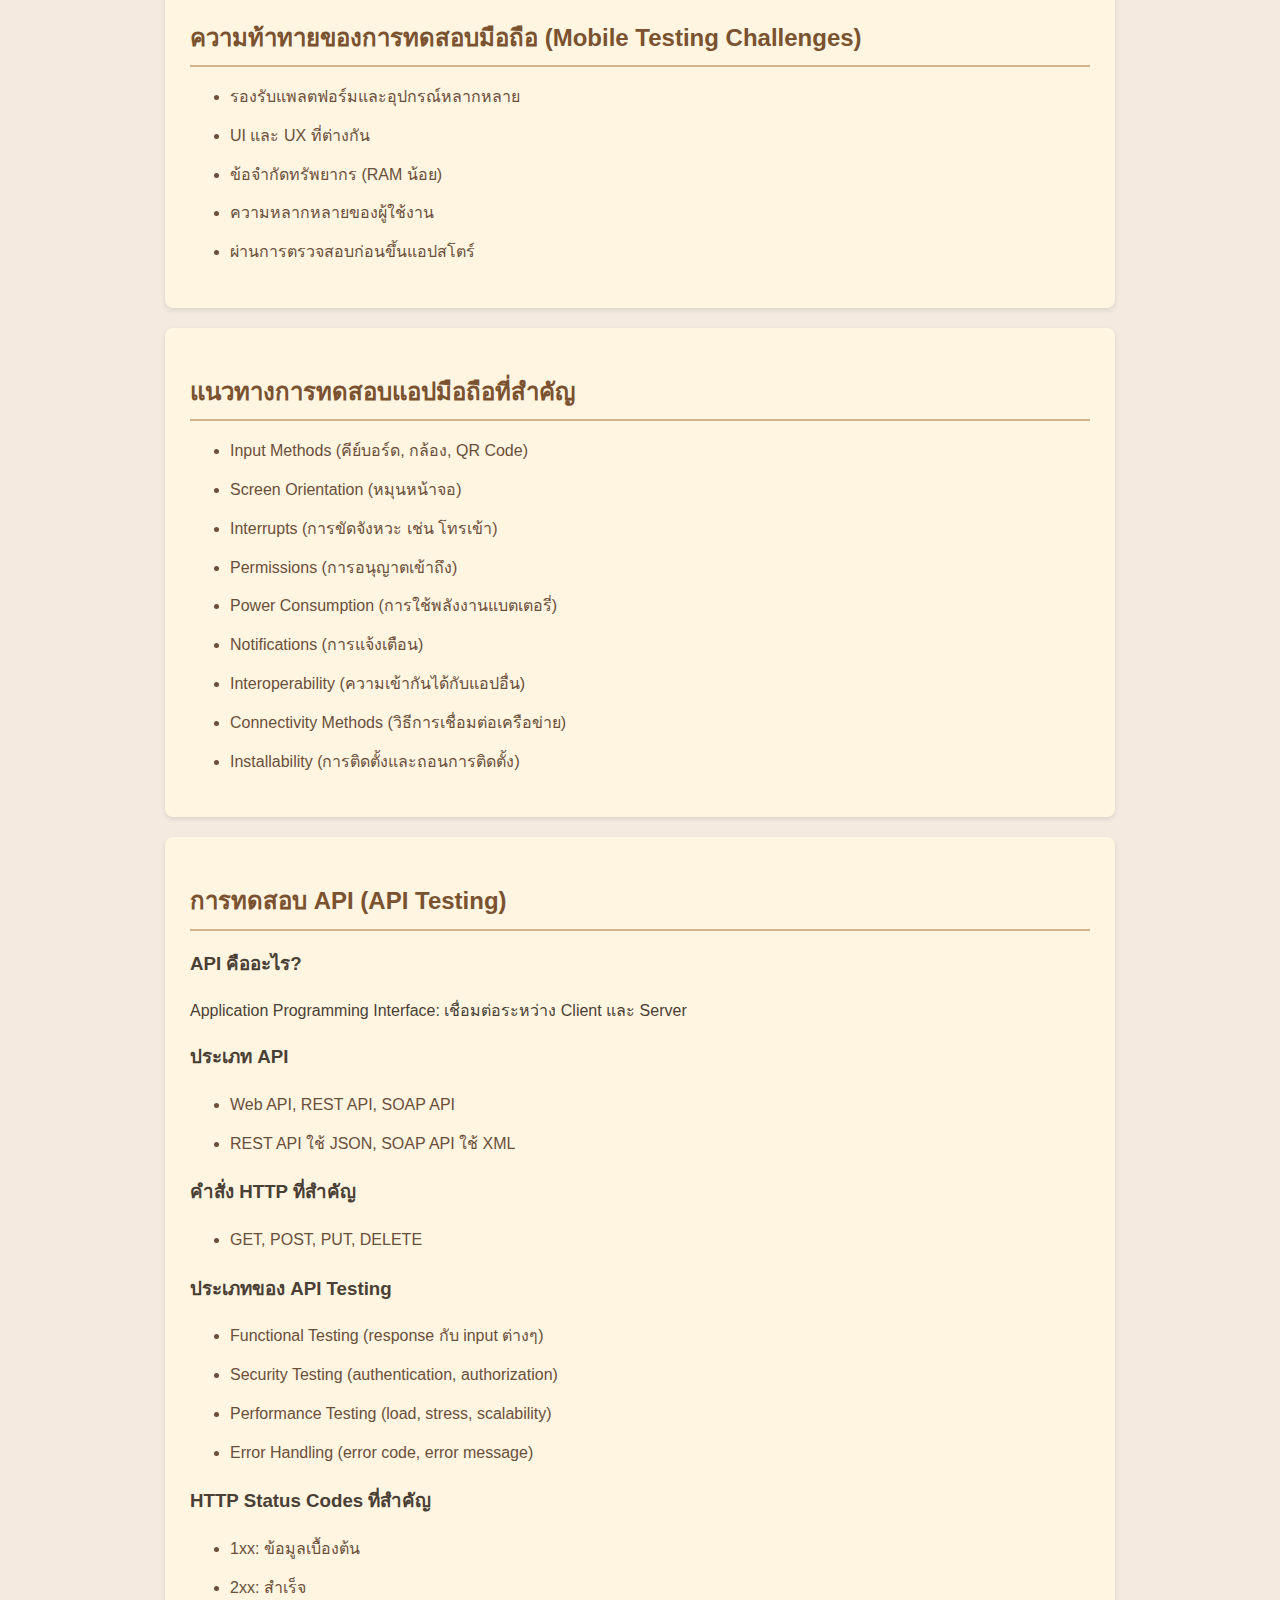
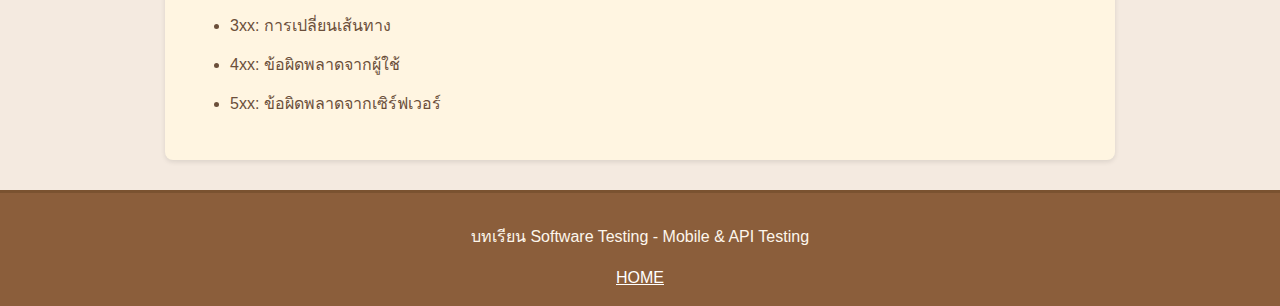
<file: page3.html>
<!DOCTYPE html>
<html lang="th">

<head>
    <meta charset="UTF-8">
    <meta name="viewport" content="width=device-width, initial-scale=1.0">
    <title>Mobile & API Testing</title>
    <link rel="stylesheet" href="styles.css">
</head>

<body>

    <div class="navbar">
        <a href="page1.html">White-box Testing</a>
        <a href="page2.html">Decision, Path และ Loop Coverage</a>
        <a href="page3.html">Mobile & API Testing</a>
        <a href="page4.html">Performance Testing</a>
        <a href="page5.html">Usability Testing</a>
        <a href="page6.html">Test Automation</a>
    </div>

    <header>
        <h1>การทดสอบแอปพลิเคชันมือถือและ API (Mobile & API Testing)</h1>
    </header>

    <section>
        <h2>Mobile Application คืออะไร?</h2>
        <p>Mobile Application คือซอฟต์แวร์หรือแอปพลิเคชันที่ถูกออกแบบมาให้ทำงานบนอุปกรณ์มือถือ เช่น สมาร์ตโฟนหรือแท็บเล็ต</p>
    </section>

    <section>
        <h2>ประเภทของ Mobile Application</h2>

        <h3>1. Native Mobile Application</h3>
        <ul>
            <li>มีประสิทธิภาพสูง ค่าใช้จ่ายในการพัฒนาสูง</li>
            <li>ติดตั้งแอปลงบนเครื่องโดยตรง (เช่น Google Maps, Facebook, LinkedIn)</li>
            <li>Android: Java, iOS: Swift</li>
        </ul>

        <h3>2. Browser-based Application</h3>
        <ul>
            <li>เข้าถึงผ่านเบราว์เซอร์</li>
            <li>ค่าใช้จ่ายต่ำ พัฒนาง่าย</li>
            <li>เทคโนโลยี: HTML, CSS, JavaScript, Bootstrap</li>
        </ul>

        <h3>3. Hybrid Mobile Application</h3>
        <ul>
            <li>ผสมผสาน Native และ Web</li>
            <li>ทำงานออนไลน์และออฟไลน์ได้</li>
            <li>เทคโนโลยี: HTML, CSS, JavaScript, Bootstrap และ Native</li>
        </ul>
    </section>

    <section>
        <h2>ประเภทของ Mobile Devices</h2>
        <ul>
            <li>Basic Phone (โทรและ SMS เท่านั้น)</li>
            <li>Feature Phone (ฟีเจอร์เพิ่มเติมเล็กน้อย เช่น กล้อง)</li>
            <li>Smartphone (เซ็นเซอร์หลากหลาย ติดตั้งแอปเพิ่มได้)</li>
            <li>Tablet (คล้ายสมาร์ตโฟนแต่จอใหญ่กว่า)</li>
            <li>Wearables (อุปกรณ์สวมใส่คู่กับสมาร์ตโฟน)</li>
        </ul>
    </section>

    <section>
        <h2>ความท้าทายของการทดสอบมือถือ (Mobile Testing Challenges)</h2>
        <ul>
            <li>รองรับแพลตฟอร์มและอุปกรณ์หลากหลาย</li>
            <li>UI และ UX ที่ต่างกัน</li>
            <li>ข้อจำกัดทรัพยากร (RAM น้อย)</li>
            <li>ความหลากหลายของผู้ใช้งาน</li>
            <li>ผ่านการตรวจสอบก่อนขึ้นแอปสโตร์</li>
        </ul>
    </section>

    <section>
        <h2>แนวทางการทดสอบแอปมือถือที่สำคัญ</h2>
        <ul>
            <li>Input Methods (คีย์บอร์ด, กล้อง, QR Code)</li>
            <li>Screen Orientation (หมุนหน้าจอ)</li>
            <li>Interrupts (การขัดจังหวะ เช่น โทรเข้า)</li>
            <li>Permissions (การอนุญาตเข้าถึง)</li>
            <li>Power Consumption (การใช้พลังงานแบตเตอรี่)</li>
            <li>Notifications (การแจ้งเตือน)</li>
            <li>Interoperability (ความเข้ากันได้กับแอปอื่น)</li>
            <li>Connectivity Methods (วิธีการเชื่อมต่อเครือข่าย)</li>
            <li>Installability (การติดตั้งและถอนการติดตั้ง)</li>
        </ul>
    </section>

    <section>
        <h2>การทดสอบ API (API Testing)</h2>

        <h3>API คืออะไร?</h3>
        <p>Application Programming Interface: เชื่อมต่อระหว่าง Client และ Server</p>

        <h3>ประเภท API</h3>
        <ul>
            <li>Web API, REST API, SOAP API</li>
            <li>REST API ใช้ JSON, SOAP API ใช้ XML</li>
        </ul>

        <h3>คำสั่ง HTTP ที่สำคัญ</h3>
        <ul>
            <li>GET, POST, PUT, DELETE</li>
        </ul>

        <h3>ประเภทของ API Testing</h3>
        <ul>
            <li>Functional Testing (response กับ input ต่างๆ)</li>
            <li>Security Testing (authentication, authorization)</li>
            <li>Performance Testing (load, stress, scalability)</li>
            <li>Error Handling (error code, error message)</li>
        </ul>

        <h3>HTTP Status Codes ที่สำคัญ</h3>
        <ul>
            <li>1xx: ข้อมูลเบื้องต้น</li>
            <li>2xx: สำเร็จ</li>
            <li>3xx: การเปลี่ยนเส้นทาง</li>
            <li>4xx: ข้อผิดพลาดจากผู้ใช้</li>
            <li>5xx: ข้อผิดพลาดจากเซิร์ฟเวอร์</li>
        </ul>
    </section>


    <footer>
        <p>บทเรียน Software Testing - Mobile & API Testing</p>
        <a href="index.html">HOME</a>
    </footer>

</body>

</html>
</file>
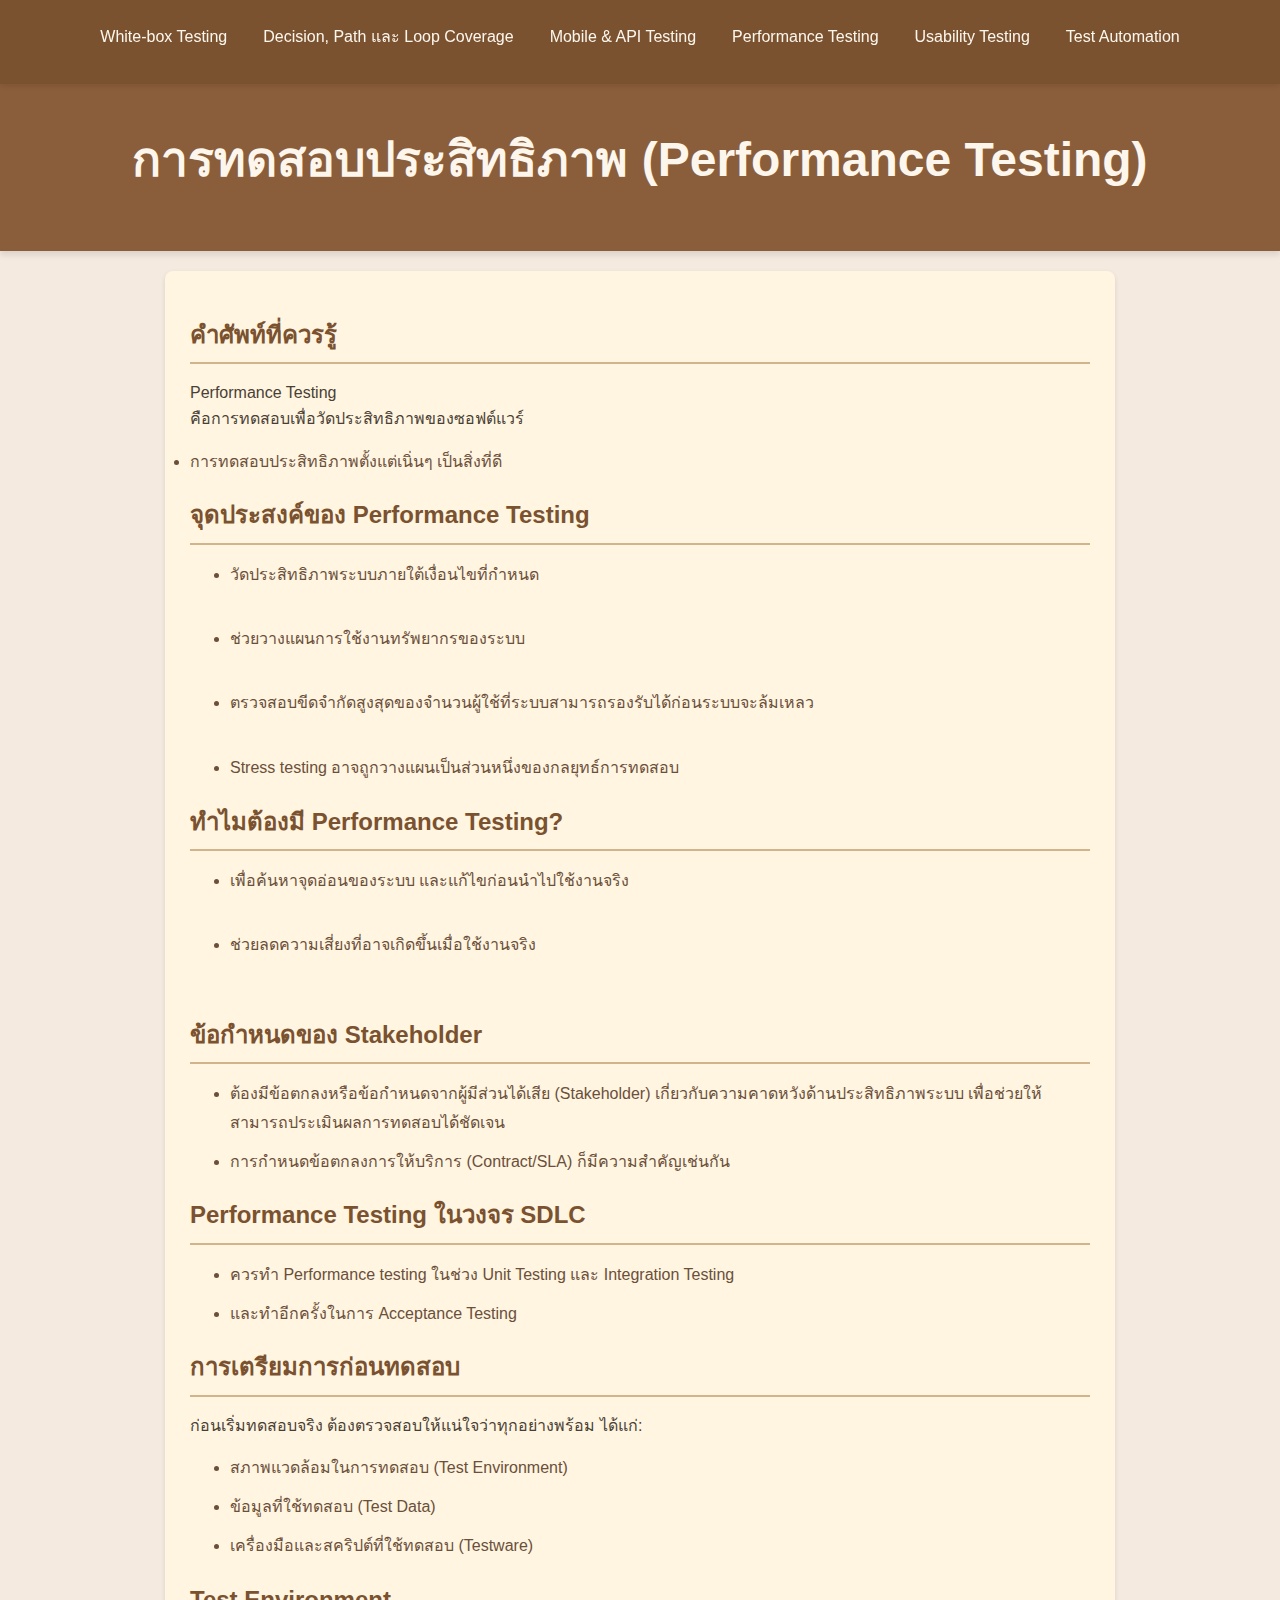
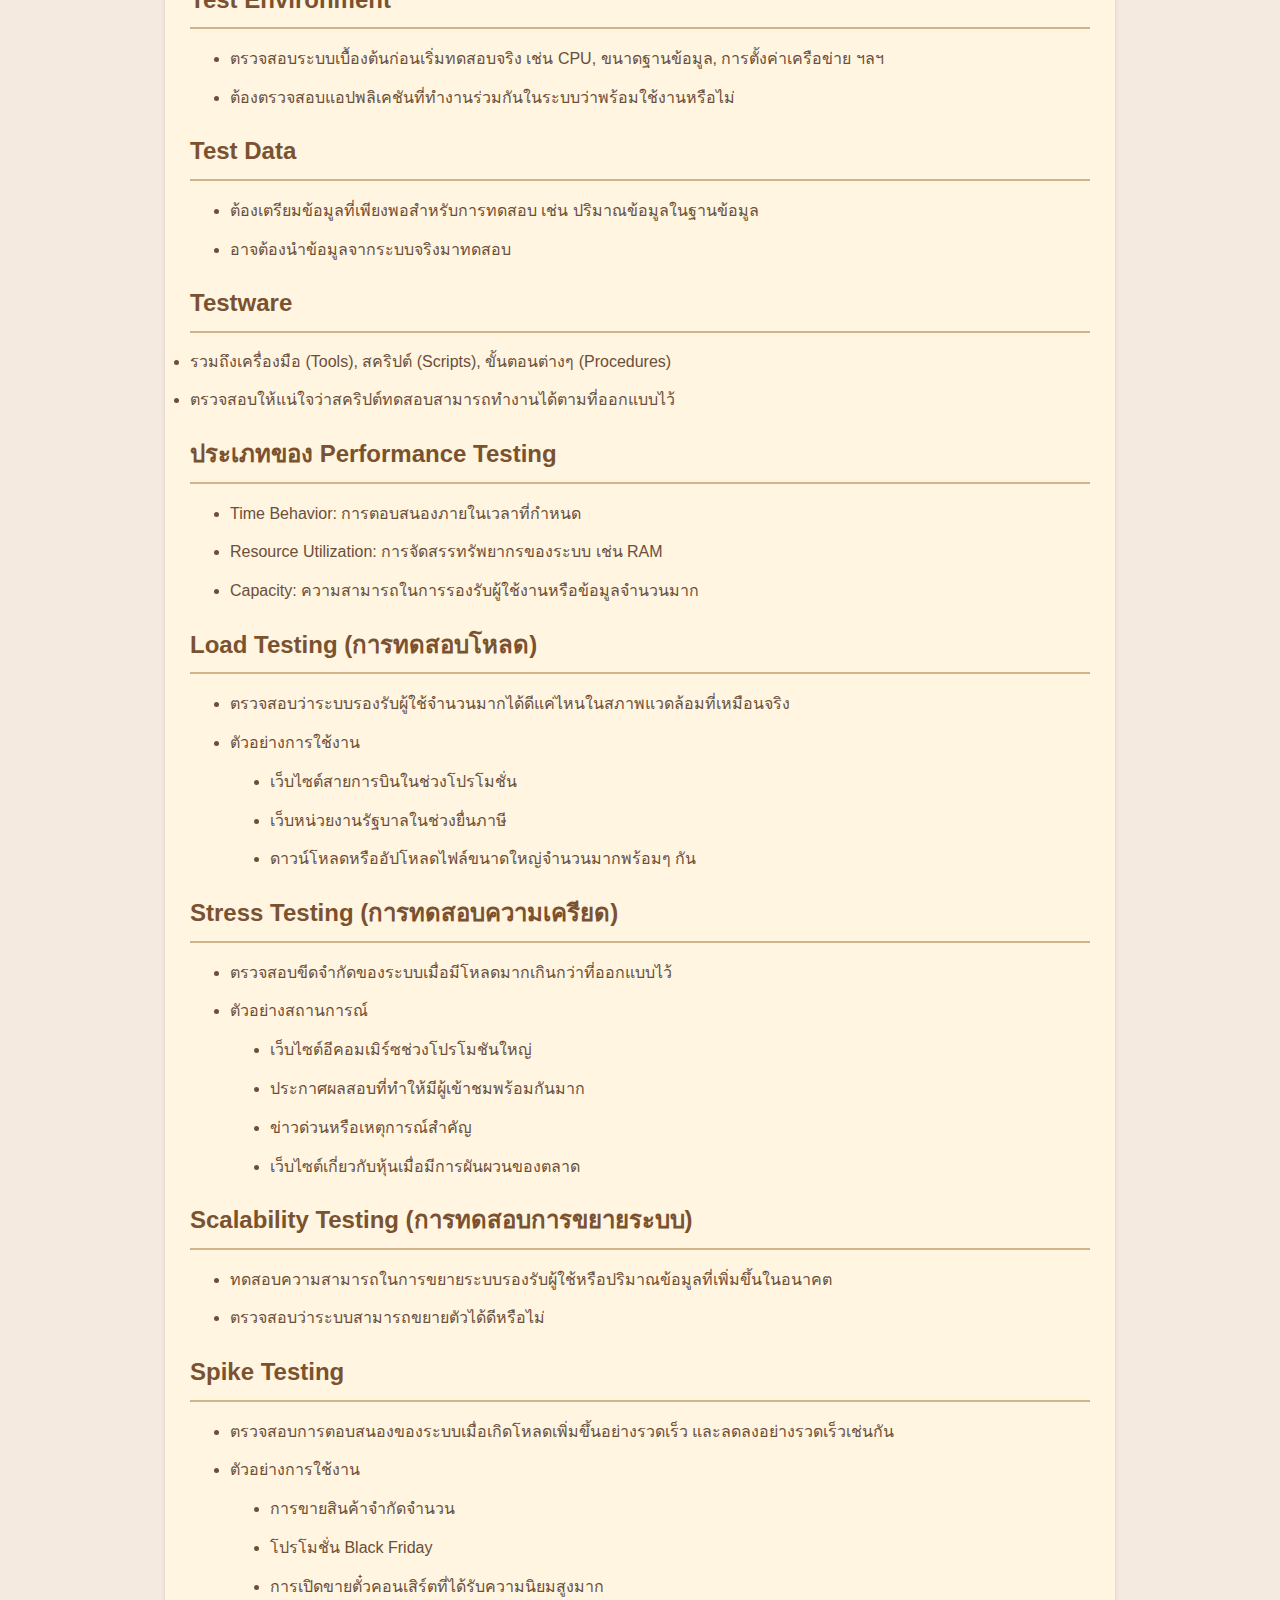
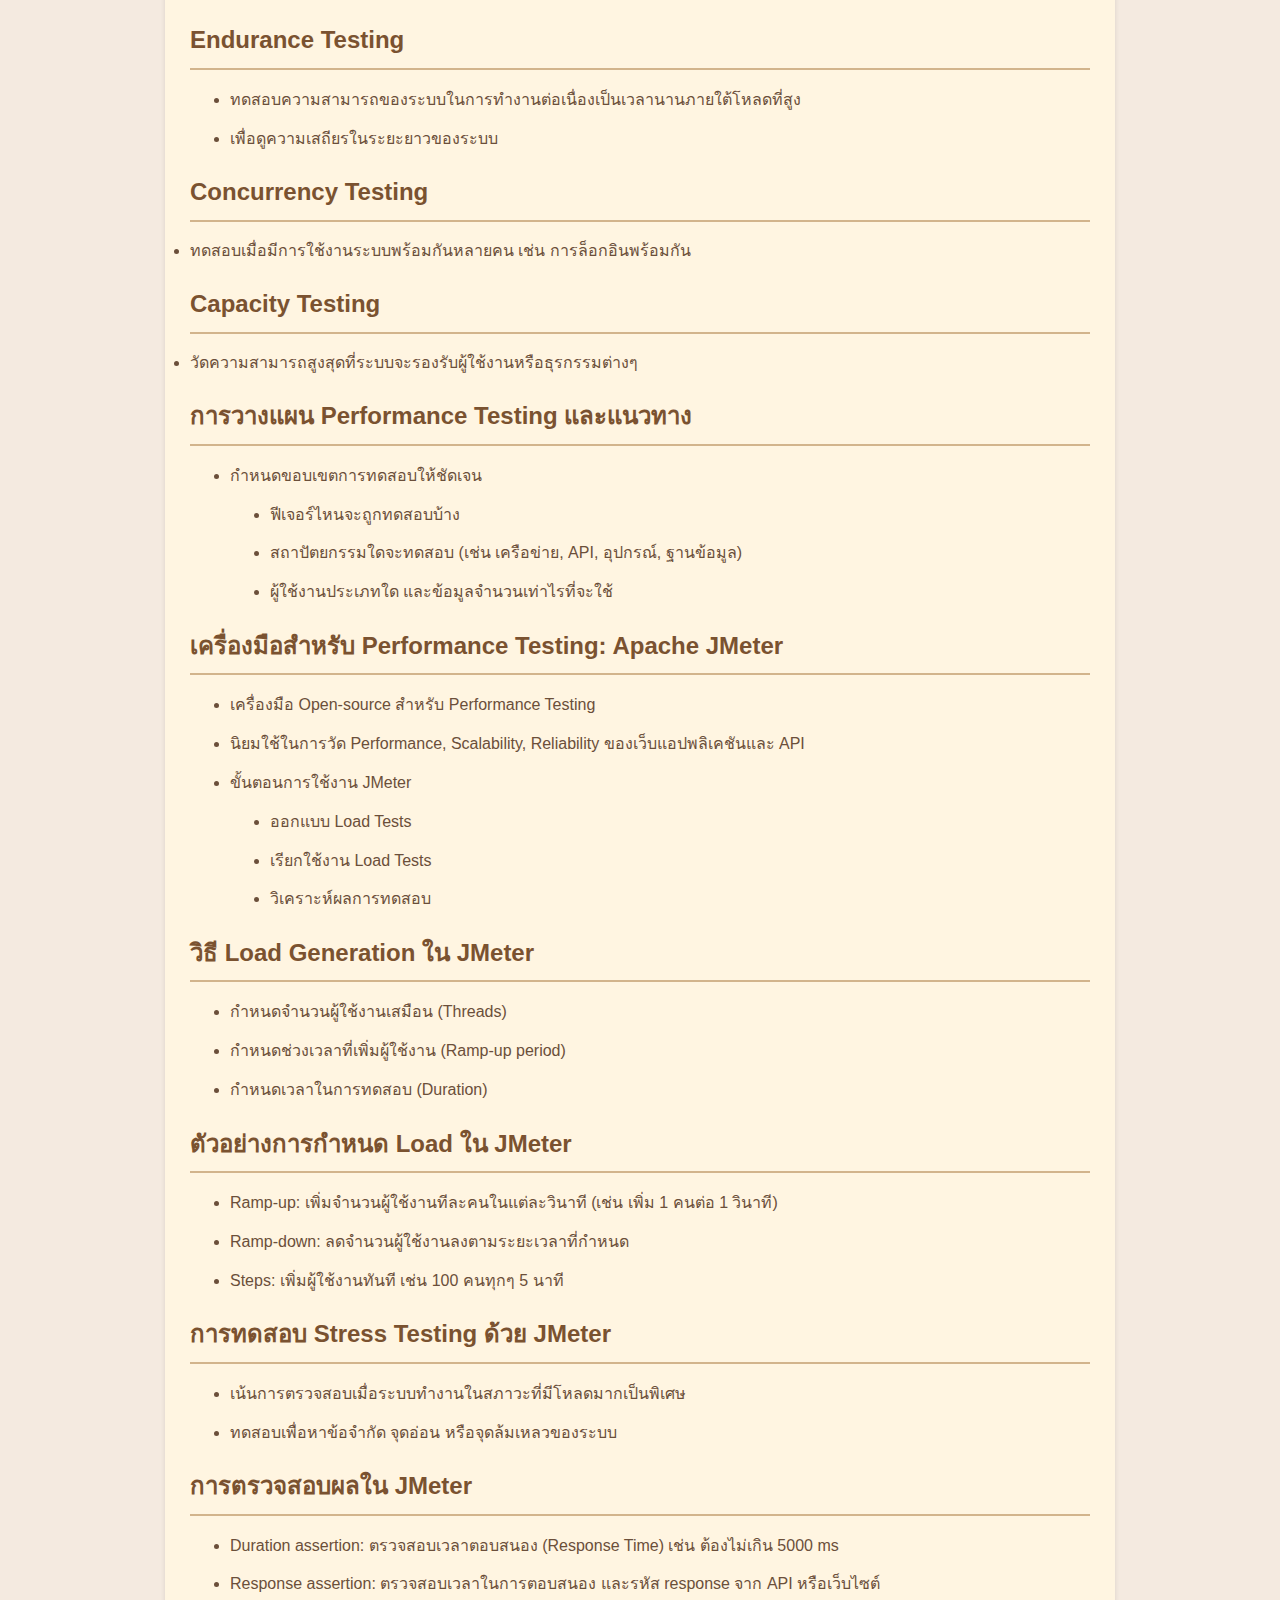
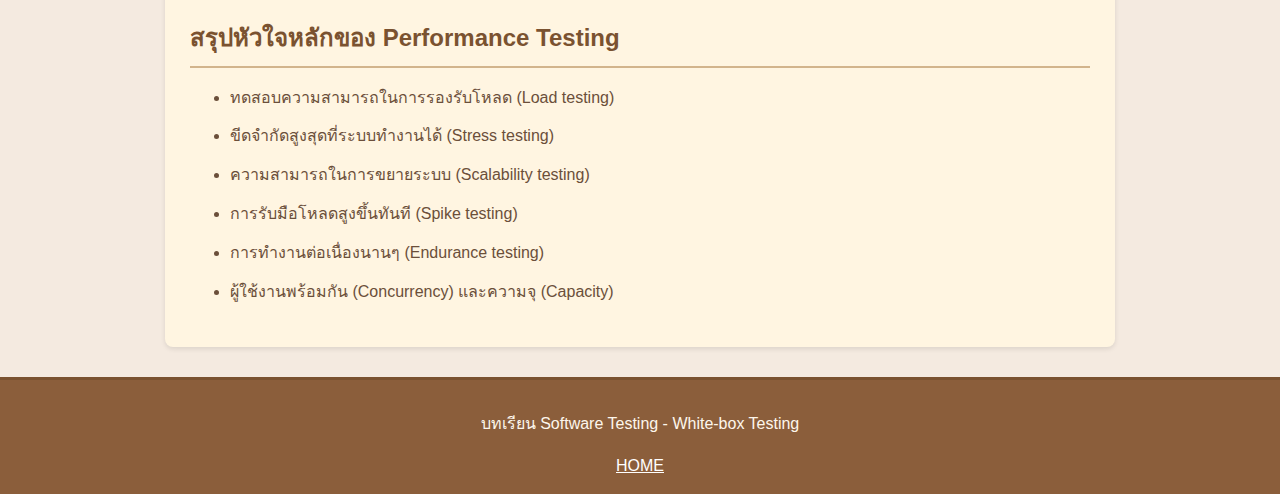
<file: page4.html>
<!DOCTYPE html>
<html lang="th">

<head>
    <meta charset="UTF-8">
    <meta name="viewport" content="width=device-width, initial-scale=1.0">
    <title>Final Day1 - White-box Testing</title>
    <link rel="stylesheet" href="styles.css">
</head>

<body>

    <div class="navbar">
        <a href="page1.html">White-box Testing</a>
        <a href="page2.html">Decision, Path และ Loop Coverage</a>
        <a href="page3.html">Mobile & API Testing</a>
        <a href="page4.html">Performance Testing</a>
        <a href="page5.html">Usability Testing</a>
        <a href="page6.html">Test Automation</a>
    </div>

    <header>
        <h1>การทดสอบประสิทธิภาพ (Performance Testing)</h1>
    </header>

    <section>
        <h2>คำศัพท์ที่ควรรู้</h2>
        <p>
            Performance Testing<br>
            คือการทดสอบเพื่อวัดประสิทธิภาพของซอฟต์แวร์
        </p>
        <li>การทดสอบประสิทธิภาพตั้งแต่เนิ่นๆ เป็นสิ่งที่ดี</li>

        <h2>จุดประสงค์ของ Performance Testing</h2>
        <ul>
            <li>วัดประสิทธิภาพระบบภายใต้เงื่อนไขที่กำหนด</li><br>
            <li>ช่วยวางแผนการใช้งานทรัพยากรของระบบ</li><br>
            <li>ตรวจสอบขีดจำกัดสูงสุดของจำนวนผู้ใช้ที่ระบบสามารถรองรับได้ก่อนระบบจะล้มเหลว</li><br>
            <li>Stress testing อาจถูกวางแผนเป็นส่วนหนึ่งของกลยุทธ์การทดสอบ</li>
        </ul>

        <h2>ทำไมต้องมี Performance Testing?</h2>
        <ul>
            <li>เพื่อค้นหาจุดอ่อนของระบบ และแก้ไขก่อนนำไปใช้งานจริง</li><br>
            <li>ช่วยลดความเสี่ยงที่อาจเกิดขึ้นเมื่อใช้งานจริง</li><br>
        </ul>

        <h2>ข้อกำหนดของ Stakeholder</h2>
        <ul>
            <li>ต้องมีข้อตกลงหรือข้อกำหนดจากผู้มีส่วนได้เสีย (Stakeholder) เกี่ยวกับความคาดหวังด้านประสิทธิภาพระบบ เพื่อช่วยให้สามารถประเมินผลการทดสอบได้ชัดเจน</li>
            <li>การกำหนดข้อตกลงการให้บริการ (Contract/SLA) ก็มีความสำคัญเช่นกัน</li>
        </ul>
        <h2>Performance Testing ในวงจร SDLC</h2>
        <ul>
            <li>ควรทำ Performance testing ในช่วง Unit Testing และ Integration Testing</li>
            <li>และทำอีกครั้งในการ Acceptance Testing</li>
        </ul>
        <h2>การเตรียมการก่อนทดสอบ</h2>
        <p>ก่อนเริ่มทดสอบจริง ต้องตรวจสอบให้แน่ใจว่าทุกอย่างพร้อม ได้แก่:</p>
        <ul>
            <li>สภาพแวดล้อมในการทดสอบ (Test Environment)</li>
            <li>ข้อมูลที่ใช้ทดสอบ (Test Data)</li>
            <li>เครื่องมือและสคริปต์ที่ใช้ทดสอบ (Testware)</li>
        </ul>
        <h2>Test Environment</h2>
        <ul>
            <li>ตรวจสอบระบบเบื้องต้นก่อนเริ่มทดสอบจริง เช่น CPU, ขนาดฐานข้อมูล, การตั้งค่าเครือข่าย ฯลฯ</li>
            <li>ต้องตรวจสอบแอปพลิเคชันที่ทำงานร่วมกันในระบบว่าพร้อมใช้งานหรือไม่</li>
        </ul>
        <h2>Test Data</h2>
        <ul>
            <li>ต้องเตรียมข้อมูลที่เพียงพอสำหรับการทดสอบ เช่น ปริมาณข้อมูลในฐานข้อมูล</li>
            <li>อาจต้องนำข้อมูลจากระบบจริงมาทดสอบ</li>
        </ul>
        <h2>Testware</h2>
        <li>รวมถึงเครื่องมือ (Tools), สคริปต์ (Scripts), ขั้นตอนต่างๆ (Procedures)</li>
        <li>ตรวจสอบให้แน่ใจว่าสคริปต์ทดสอบสามารถทำงานได้ตามที่ออกแบบไว้</li>

        <h2>ประเภทของ Performance Testing</h2>
        <ul>
            <li>Time Behavior: การตอบสนองภายในเวลาที่กำหนด</li>
            <li>Resource Utilization: การจัดสรรทรัพยากรของระบบ เช่น RAM</li>
            <li>Capacity: ความสามารถในการรองรับผู้ใช้งานหรือข้อมูลจำนวนมาก</li>
        </ul>
        <h2>Load Testing (การทดสอบโหลด)</h2>
        <ul>
            <li>ตรวจสอบว่าระบบรองรับผู้ใช้จำนวนมากได้ดีแค่ไหนในสภาพแวดล้อมที่เหมือนจริง</li>
            <li>ตัวอย่างการใช้งาน</li>
            <ul>
                <li>เว็บไซต์สายการบินในช่วงโปรโมชั่น</li>
                <li>เว็บหน่วยงานรัฐบาลในช่วงยื่นภาษี</li>
                <li>ดาวน์โหลดหรืออัปโหลดไฟล์ขนาดใหญ่จำนวนมากพร้อมๆ กัน</li>
            </ul>
        </ul>
        <h2>Stress Testing (การทดสอบความเครียด)</h2>
        <ul>
            <li>ตรวจสอบขีดจำกัดของระบบเมื่อมีโหลดมากเกินกว่าที่ออกแบบไว้</li>
            <li>ตัวอย่างสถานการณ์</li>
            <ul>
                <li>เว็บไซต์อีคอมเมิร์ซช่วงโปรโมชันใหญ่</li>
                <li>ประกาศผลสอบที่ทำให้มีผู้เข้าชมพร้อมกันมาก</li>
                <li>ข่าวด่วนหรือเหตุการณ์สำคัญ</li>
                <li>เว็บไซต์เกี่ยวกับหุ้นเมื่อมีการผันผวนของตลาด</li>
            </ul>
        </ul>
        <h2>Scalability Testing (การทดสอบการขยายระบบ)</h2>
        <ul>
            <li>ทดสอบความสามารถในการขยายระบบรองรับผู้ใช้หรือปริมาณข้อมูลที่เพิ่มขึ้นในอนาคต</li>
            <li>ตรวจสอบว่าระบบสามารถขยายตัวได้ดีหรือไม่</li>
        </ul>
        <h2>Spike Testing</h2>
        <ul>
            <li>ตรวจสอบการตอบสนองของระบบเมื่อเกิดโหลดเพิ่มขึ้นอย่างรวดเร็ว และลดลงอย่างรวดเร็วเช่นกัน</li>
            <li>ตัวอย่างการใช้งาน</li>
            <ul>
                <li>การขายสินค้าจำกัดจำนวน</li>
                <li>โปรโมชั่น Black Friday</li>
                <li>การเปิดขายตั๋วคอนเสิร์ตที่ได้รับความนิยมสูงมาก</li>
            </ul>
        </ul>
        <h2>Endurance Testing</h2>
        <ul>
            <li>ทดสอบความสามารถของระบบในการทำงานต่อเนื่องเป็นเวลานานภายใต้โหลดที่สูง</li>
            <li>เพื่อดูความเสถียรในระยะยาวของระบบ</li>
        </ul>
        <h2>Concurrency Testing</h2>
        <li>ทดสอบเมื่อมีการใช้งานระบบพร้อมกันหลายคน เช่น การล็อกอินพร้อมกัน</li>
        <h2>Capacity Testing</h2>
        <li>วัดความสามารถสูงสุดที่ระบบจะรองรับผู้ใช้งานหรือธุรกรรมต่างๆ</li>

        <h2>การวางแผน Performance Testing และแนวทาง</h2>
        <ul>
            <li>กำหนดขอบเขตการทดสอบให้ชัดเจน</li>
            <ul>
                <li>ฟีเจอร์ไหนจะถูกทดสอบบ้าง</li>
                <li>สถาปัตยกรรมใดจะทดสอบ (เช่น เครือข่าย, API, อุปกรณ์, ฐานข้อมูล)</li>
                <li>ผู้ใช้งานประเภทใด และข้อมูลจำนวนเท่าไรที่จะใช้</li>
            </ul>
        </ul>
        <h2>เครื่องมือสำหรับ Performance Testing: Apache JMeter</h2>
        <ul>
            <li>เครื่องมือ Open-source สำหรับ Performance Testing</li>
            <li>นิยมใช้ในการวัด Performance, Scalability, Reliability ของเว็บแอปพลิเคชันและ API</li>
            <li>ขั้นตอนการใช้งาน JMeter</li>
            <ul>
                <li>ออกแบบ Load Tests</li>
                <li>เรียกใช้งาน Load Tests</li>
                <li>วิเคราะห์ผลการทดสอบ</li>
            </ul>
        </ul>

        <h2>วิธี Load Generation ใน JMeter</h2>
        <ul>
            <li>กำหนดจำนวนผู้ใช้งานเสมือน (Threads)</li>
            <li>กำหนดช่วงเวลาที่เพิ่มผู้ใช้งาน (Ramp-up period)</li>
            <li>กำหนดเวลาในการทดสอบ (Duration)</li>
        </ul>

        <h2>ตัวอย่างการกำหนด Load ใน JMeter</h2>
        <ul>
            <li>Ramp-up: เพิ่มจำนวนผู้ใช้งานทีละคนในแต่ละวินาที (เช่น เพิ่ม 1 คนต่อ 1 วินาที)</li>
            <li>Ramp-down: ลดจำนวนผู้ใช้งานลงตามระยะเวลาที่กำหนด</li>
            <li>Steps: เพิ่มผู้ใช้งานทันที เช่น 100 คนทุกๆ 5 นาที</li>
        </ul>

        <h2>การทดสอบ Stress Testing ด้วย JMeter</h2>
        <ul>
            <li>เน้นการตรวจสอบเมื่อระบบทำงานในสภาวะที่มีโหลดมากเป็นพิเศษ</li>
            <li>ทดสอบเพื่อหาข้อจำกัด จุดอ่อน หรือจุดล้มเหลวของระบบ</li>
        </ul>

        <h2>การตรวจสอบผลใน JMeter</h2>
        <ul>
            <li>Duration assertion: ตรวจสอบเวลาตอบสนอง (Response Time) เช่น ต้องไม่เกิน 5000 ms</li>
            <li>Response assertion: ตรวจสอบเวลาในการตอบสนอง และรหัส response จาก API หรือเว็บไซต์</li>
        </ul>

        <h2>สรุปหัวใจหลักของ Performance Testing</h2>
        <ul>
            <li>ทดสอบความสามารถในการรองรับโหลด (Load testing)</li>
            <li>ขีดจำกัดสูงสุดที่ระบบทำงานได้ (Stress testing)</li>
            <li>ความสามารถในการขยายระบบ (Scalability testing)</li>
            <li>การรับมือโหลดสูงขึ้นทันที (Spike testing)</li>
            <li>การทำงานต่อเนื่องนานๆ (Endurance testing)</li>
            <li>ผู้ใช้งานพร้อมกัน (Concurrency) และความจุ (Capacity)</li>
        </ul>


    </section>


    <footer>
        <p>บทเรียน Software Testing - White-box Testing</p>
        <a href="index.html">HOME</a>
    </footer>

</body>

</html>
</file>
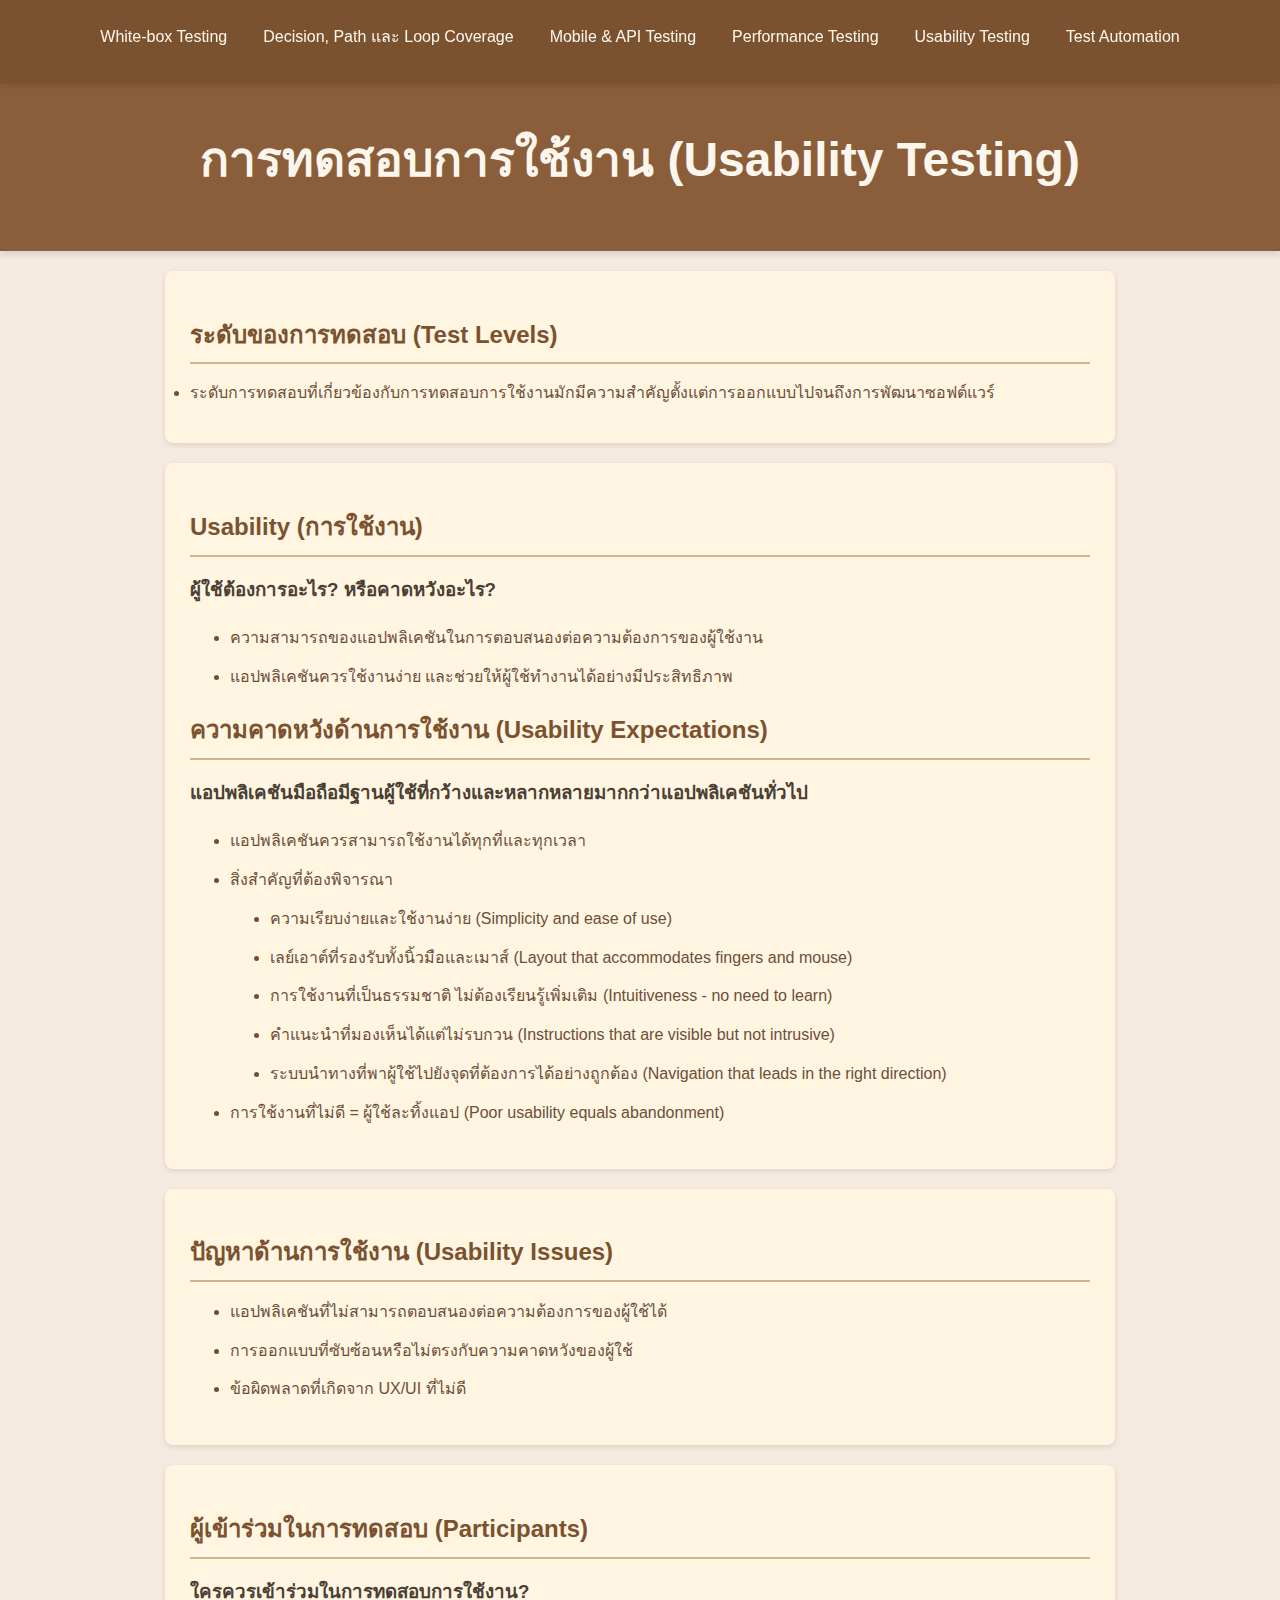
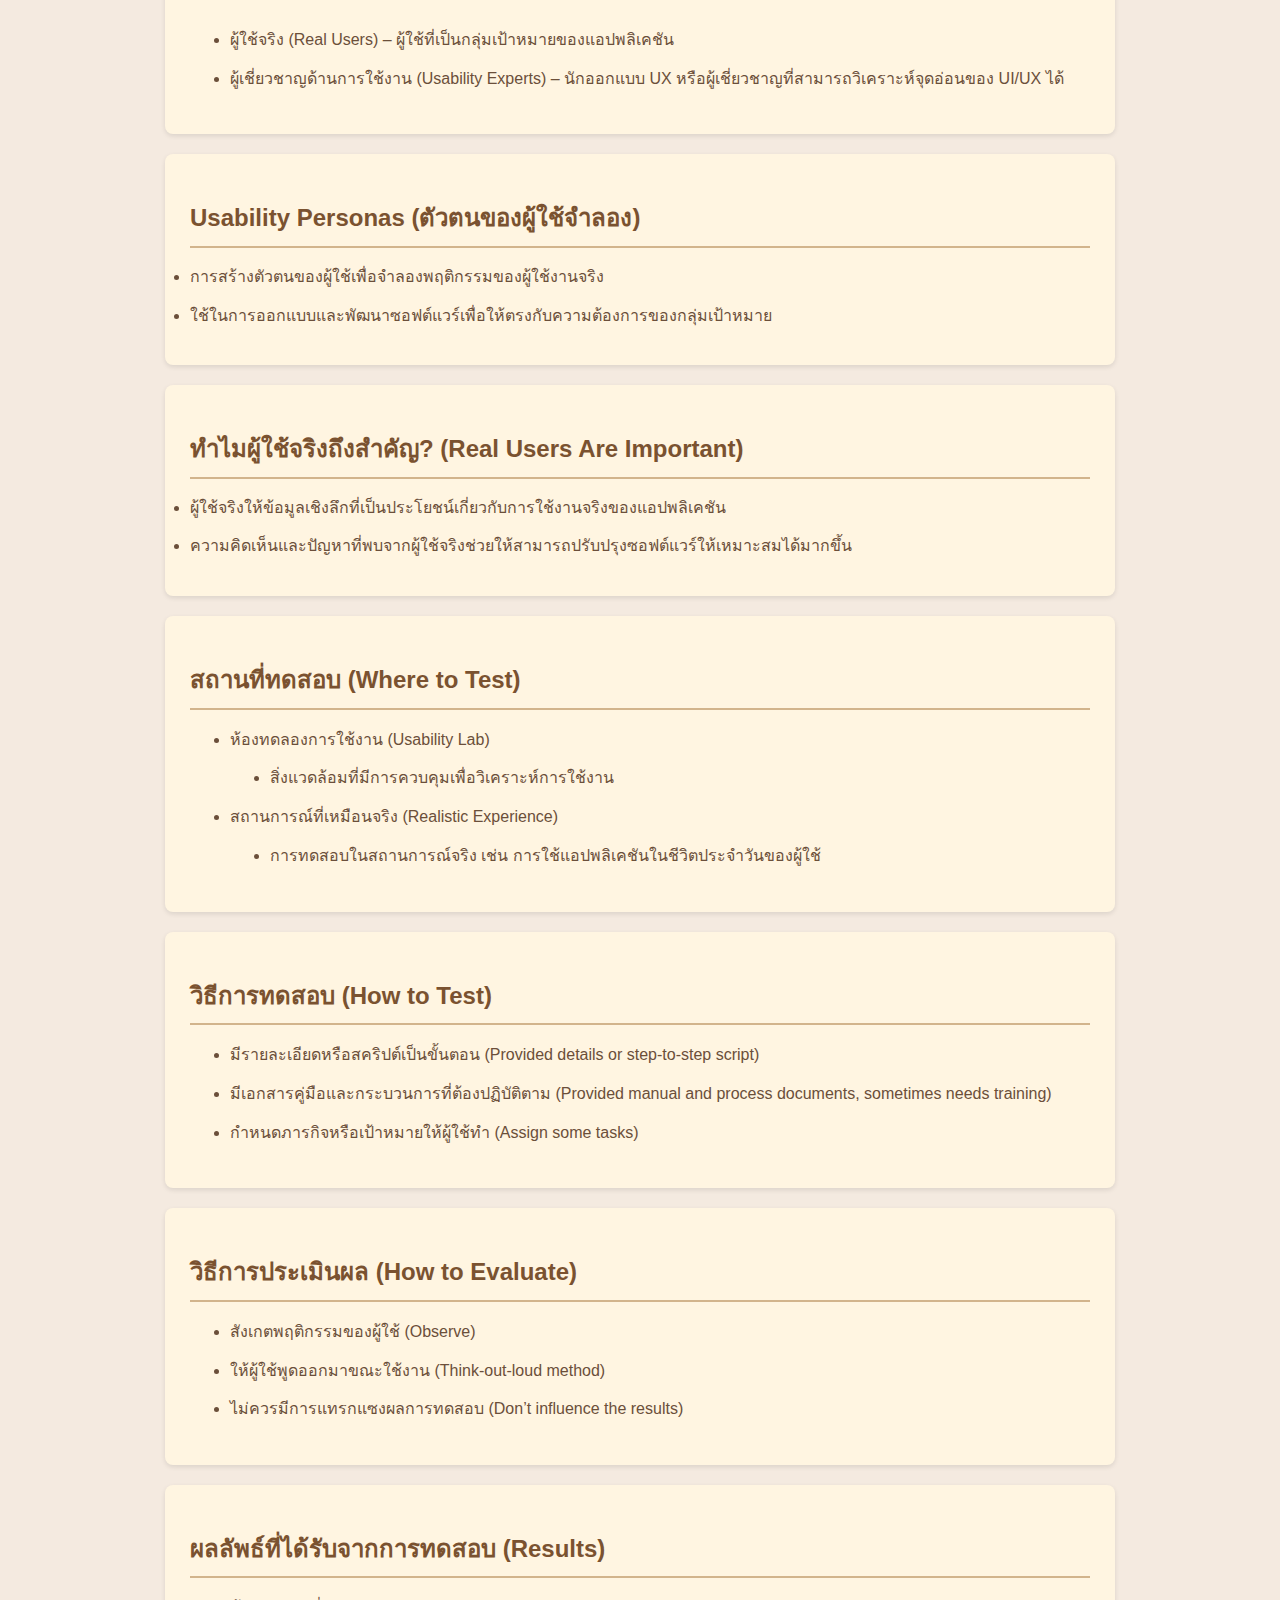
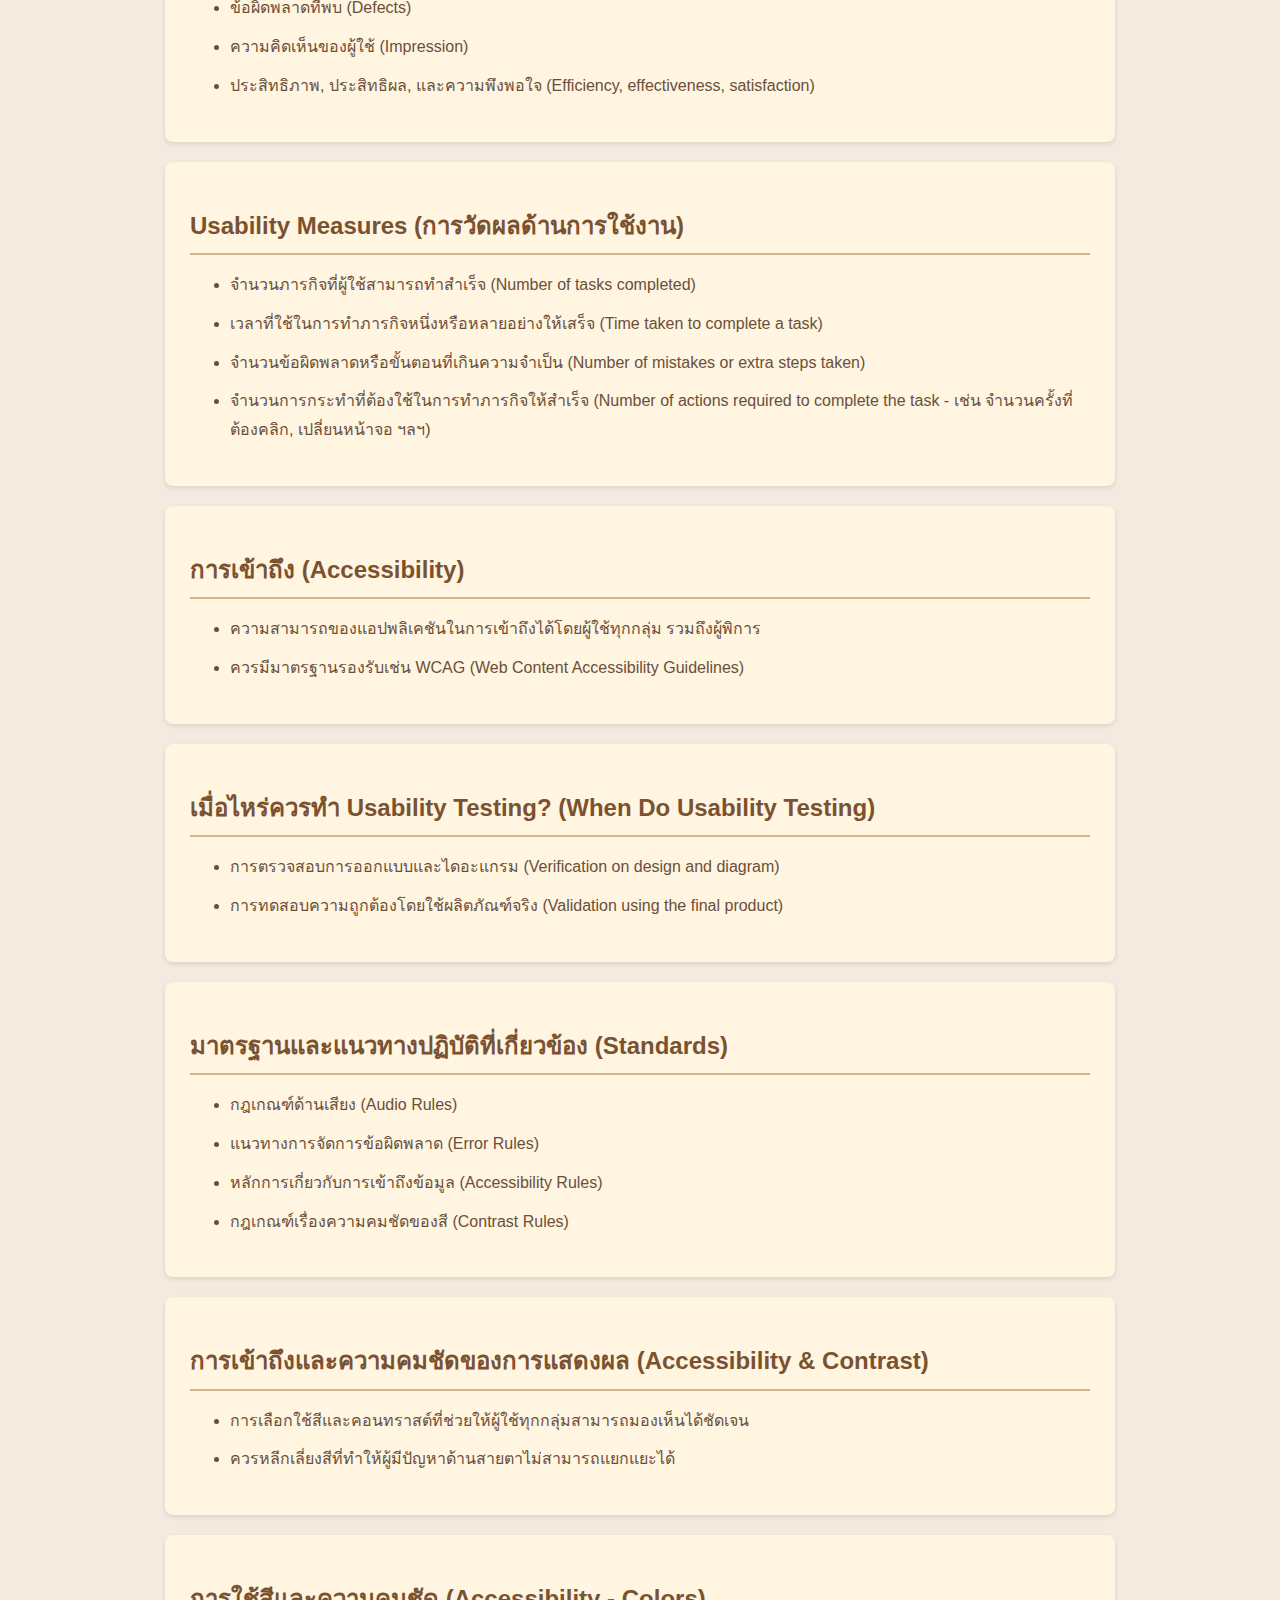
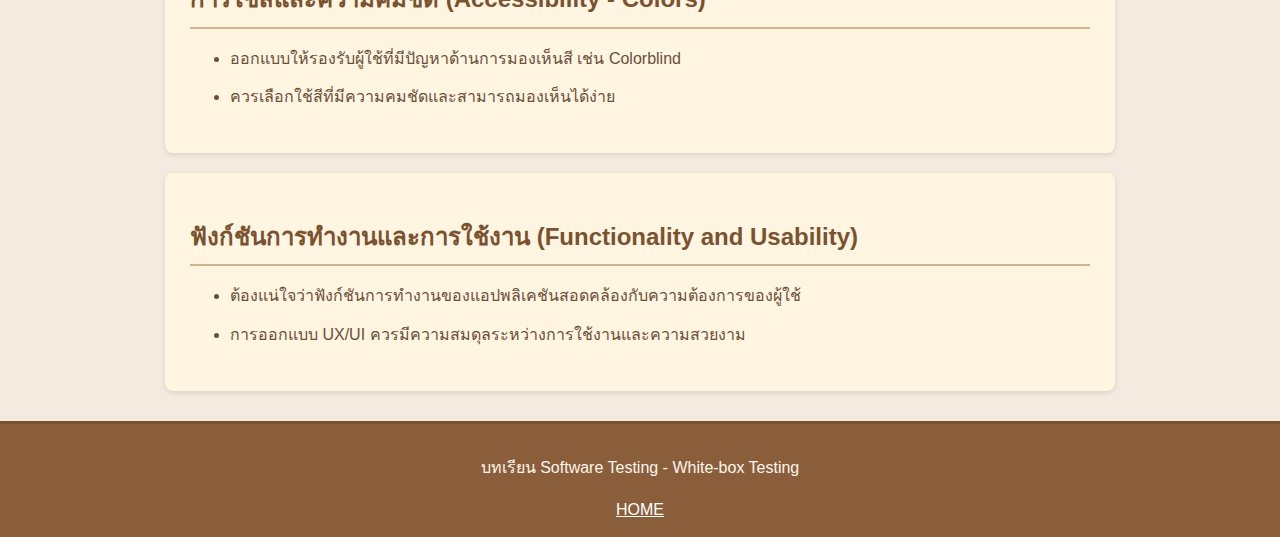
<file: page5.html>
<!DOCTYPE html>
<html lang="th">

<head>
    <meta charset="UTF-8">
    <meta name="viewport" content="width=device-width, initial-scale=1.0">
    <title>Final Day1 - White-box Testing</title>
    <link rel="stylesheet" href="styles.css">
</head>

<body>

    <div class="navbar">
        <a href="page1.html">White-box Testing</a>
        <a href="page2.html">Decision, Path และ Loop Coverage</a>
        <a href="page3.html">Mobile & API Testing</a>
        <a href="page4.html">Performance Testing</a>
        <a href="page5.html">Usability Testing</a>
        <a href="page6.html">Test Automation</a>
    </div>

    <header>
        <h1>การทดสอบการใช้งาน (Usability Testing)</h1>
    </header>

    <section>
        <h2>ระดับของการทดสอบ (Test Levels)</h2>

        <li>ระดับการทดสอบที่เกี่ยวข้องกับการทดสอบการใช้งานมักมีความสำคัญตั้งแต่การออกแบบไปจนถึงการพัฒนาซอฟต์แวร์</li>
    </section>

    <section>
        <h2>Usability (การใช้งาน)</h2>
        <h3>ผู้ใช้ต้องการอะไร? หรือคาดหวังอะไร?</h3>
        <ul>
            <li>ความสามารถของแอปพลิเคชันในการตอบสนองต่อความต้องการของผู้ใช้งาน</li>
            <li>แอปพลิเคชันควรใช้งานง่าย และช่วยให้ผู้ใช้ทำงานได้อย่างมีประสิทธิภาพ</li>
        </ul>
        <h2>ความคาดหวังด้านการใช้งาน (Usability Expectations)</h2>
        <h3>แอปพลิเคชันมือถือมีฐานผู้ใช้ที่กว้างและหลากหลายมากกว่าแอปพลิเคชันทั่วไป</h3>
        <ul>
            <li>แอปพลิเคชันควรสามารถใช้งานได้ทุกที่และทุกเวลา</li>
            <li>สิ่งสำคัญที่ต้องพิจารณา</li>
            <ul>
                <li>ความเรียบง่ายและใช้งานง่าย (Simplicity and ease of use)</li>
                <li>เลย์เอาต์ที่รองรับทั้งนิ้วมือและเมาส์ (Layout that accommodates fingers and mouse)</li>
                <li>การใช้งานที่เป็นธรรมชาติ ไม่ต้องเรียนรู้เพิ่มเติม (Intuitiveness - no need to learn)</li>
                <li>คำแนะนำที่มองเห็นได้แต่ไม่รบกวน (Instructions that are visible but not intrusive)</li>
                <li>ระบบนำทางที่พาผู้ใช้ไปยังจุดที่ต้องการได้อย่างถูกต้อง (Navigation that leads in the right direction)
                </li>
            </ul>
            <li>การใช้งานที่ไม่ดี = ผู้ใช้ละทิ้งแอป (Poor usability equals abandonment)</li>
        </ul>
    </section>
    <section>
        <h2>ปัญหาด้านการใช้งาน (Usability Issues)</h2>
        <ul>
            <li>แอปพลิเคชันที่ไม่สามารถตอบสนองต่อความต้องการของผู้ใช้ได้</li>
            <li>การออกแบบที่ซับซ้อนหรือไม่ตรงกับความคาดหวังของผู้ใช้</li>
            <li>ข้อผิดพลาดที่เกิดจาก UX/UI ที่ไม่ดี</li>
        </ul>
    </section>

    <section>
        <h2>ผู้เข้าร่วมในการทดสอบ (Participants)</h2>
        <h3>ใครควรเข้าร่วมในการทดสอบการใช้งาน?</h3>
        <ul>
            <li>ผู้ใช้จริง (Real Users) – ผู้ใช้ที่เป็นกลุ่มเป้าหมายของแอปพลิเคชัน</li>
            <li>ผู้เชี่ยวชาญด้านการใช้งาน (Usability Experts) – นักออกแบบ UX
                หรือผู้เชี่ยวชาญที่สามารถวิเคราะห์จุดอ่อนของ UI/UX ได้</li>
        </ul>
    </section>

    <section>
        <h2>Usability Personas (ตัวตนของผู้ใช้จำลอง)</h2>
        <li>การสร้างตัวตนของผู้ใช้เพื่อจำลองพฤติกรรมของผู้ใช้งานจริง</li>
        <li>ใช้ในการออกแบบและพัฒนาซอฟต์แวร์เพื่อให้ตรงกับความต้องการของกลุ่มเป้าหมาย</li>
    </section>

    <section>
        <h2>ทำไมผู้ใช้จริงถึงสำคัญ? (Real Users Are Important)</h2>
        <li>ผู้ใช้จริงให้ข้อมูลเชิงลึกที่เป็นประโยชน์เกี่ยวกับการใช้งานจริงของแอปพลิเคชัน</li>
        <li>ความคิดเห็นและปัญหาที่พบจากผู้ใช้จริงช่วยให้สามารถปรับปรุงซอฟต์แวร์ให้เหมาะสมได้มากขึ้น
        </li>
    </section>

    <section>
        <h2>สถานที่ทดสอบ (Where to Test)</h2>
        <ul>
            <li>ห้องทดลองการใช้งาน (Usability Lab)</li>
            <ul>
                <li>สิ่งแวดล้อมที่มีการควบคุมเพื่อวิเคราะห์การใช้งาน</li>
            </ul>
            <li>สถานการณ์ที่เหมือนจริง (Realistic Experience)</li>
            <ul>
                <li>การทดสอบในสถานการณ์จริง เช่น การใช้แอปพลิเคชันในชีวิตประจำวันของผู้ใช้</li>
            </ul>
        </ul>
    </section>
    <section>
        <h2>วิธีการทดสอบ (How to Test)</h2>
        <ul>
            <li>มีรายละเอียดหรือสคริปต์เป็นขั้นตอน (Provided details or step-to-step script)</li>
            <li>มีเอกสารคู่มือและกระบวนการที่ต้องปฏิบัติตาม (Provided manual and process documents, sometimes needs
                training)</li>
            <li>กำหนดภารกิจหรือเป้าหมายให้ผู้ใช้ทำ (Assign some tasks)</li>
        </ul>
    </section>

    <section>
        <h2>วิธีการประเมินผล (How to Evaluate)</h2>
        <ul>
            <li>สังเกตพฤติกรรมของผู้ใช้ (Observe)</li>
            <li>ให้ผู้ใช้พูดออกมาขณะใช้งาน (Think-out-loud method)</li>
            <li>ไม่ควรมีการแทรกแซงผลการทดสอบ (Don’t influence the results)</li>
        </ul>
    </section>

    <section>
        <h2>ผลลัพธ์ที่ได้รับจากการทดสอบ (Results)</h2>
        <ul>
            <li>ข้อผิดพลาดที่พบ (Defects)</li>
            <li>ความคิดเห็นของผู้ใช้ (Impression)</li>
            <li>ประสิทธิภาพ, ประสิทธิผล, และความพึงพอใจ (Efficiency, effectiveness, satisfaction)</li>
        </ul>
    </section>

    <section>
        <h2>Usability Measures (การวัดผลด้านการใช้งาน)</h2>
        <ul>
            <li>จำนวนภารกิจที่ผู้ใช้สามารถทำสำเร็จ (Number of tasks completed)</li>
            <li>เวลาที่ใช้ในการทำภารกิจหนึ่งหรือหลายอย่างให้เสร็จ (Time taken to complete a task)</li>
            <li>จำนวนข้อผิดพลาดหรือขั้นตอนที่เกินความจำเป็น (Number of mistakes or extra steps taken)</li>
            <li>จำนวนการกระทำที่ต้องใช้ในการทำภารกิจให้สำเร็จ (Number of actions required to complete the task - เช่น
                จำนวนครั้งที่ต้องคลิก, เปลี่ยนหน้าจอ ฯลฯ)</li>
        </ul>
    </section>

    <section>
        <h2>การเข้าถึง (Accessibility)</h2>
        <ul>
            <li>ความสามารถของแอปพลิเคชันในการเข้าถึงได้โดยผู้ใช้ทุกกลุ่ม รวมถึงผู้พิการ</li>
            <li>ควรมีมาตรฐานรองรับเช่น WCAG (Web Content Accessibility Guidelines)</li>
        </ul>
    </section>

    <section>
        <h2>เมื่อไหร่ควรทำ Usability Testing? (When Do Usability Testing)</h2>
        <ul>
            <li>การตรวจสอบการออกแบบและไดอะแกรม (Verification on design and diagram)</li>
            <li>การทดสอบความถูกต้องโดยใช้ผลิตภัณฑ์จริง (Validation using the final product)</li>
        </ul>
    </section>

    <section>
        <h2>มาตรฐานและแนวทางปฏิบัติที่เกี่ยวข้อง (Standards)</h2>
        <ul>
            <li>กฎเกณฑ์ด้านเสียง (Audio Rules)</li>
            <li>แนวทางการจัดการข้อผิดพลาด (Error Rules)</li>
            <li>หลักการเกี่ยวกับการเข้าถึงข้อมูล (Accessibility Rules)</li>
            <li>กฎเกณฑ์เรื่องความคมชัดของสี (Contrast Rules)</li>
        </ul>
    </section>

    <section>
        <h2>การเข้าถึงและความคมชัดของการแสดงผล (Accessibility & Contrast)</h2>
        <ul>
            <li>การเลือกใช้สีและคอนทราสต์ที่ช่วยให้ผู้ใช้ทุกกลุ่มสามารถมองเห็นได้ชัดเจน</li>
            <li>ควรหลีกเลี่ยงสีที่ทำให้ผู้มีปัญหาด้านสายตาไม่สามารถแยกแยะได้</li>
        </ul>
    </section>

    <section>
        <h2>การใช้สีและความคมชัด (Accessibility - Colors)</h2>
        <ul>
            <li>ออกแบบให้รองรับผู้ใช้ที่มีปัญหาด้านการมองเห็นสี เช่น Colorblind</li>
            <li>ควรเลือกใช้สีที่มีความคมชัดและสามารถมองเห็นได้ง่าย</li>
        </ul>
    </section>

    <section>
        <h2>ฟังก์ชันการทำงานและการใช้งาน (Functionality and Usability)</h2>
        <ul>
            <li>ต้องแน่ใจว่าฟังก์ชันการทำงานของแอปพลิเคชันสอดคล้องกับความต้องการของผู้ใช้</li>
            <li>การออกแบบ UX/UI ควรมีความสมดุลระหว่างการใช้งานและความสวยงาม</li>
        </ul>
    </section>


    <footer>
        <p>บทเรียน Software Testing - White-box Testing</p>
        <a href="index.html">HOME</a>
    </footer>

</body>

</html>
</file>
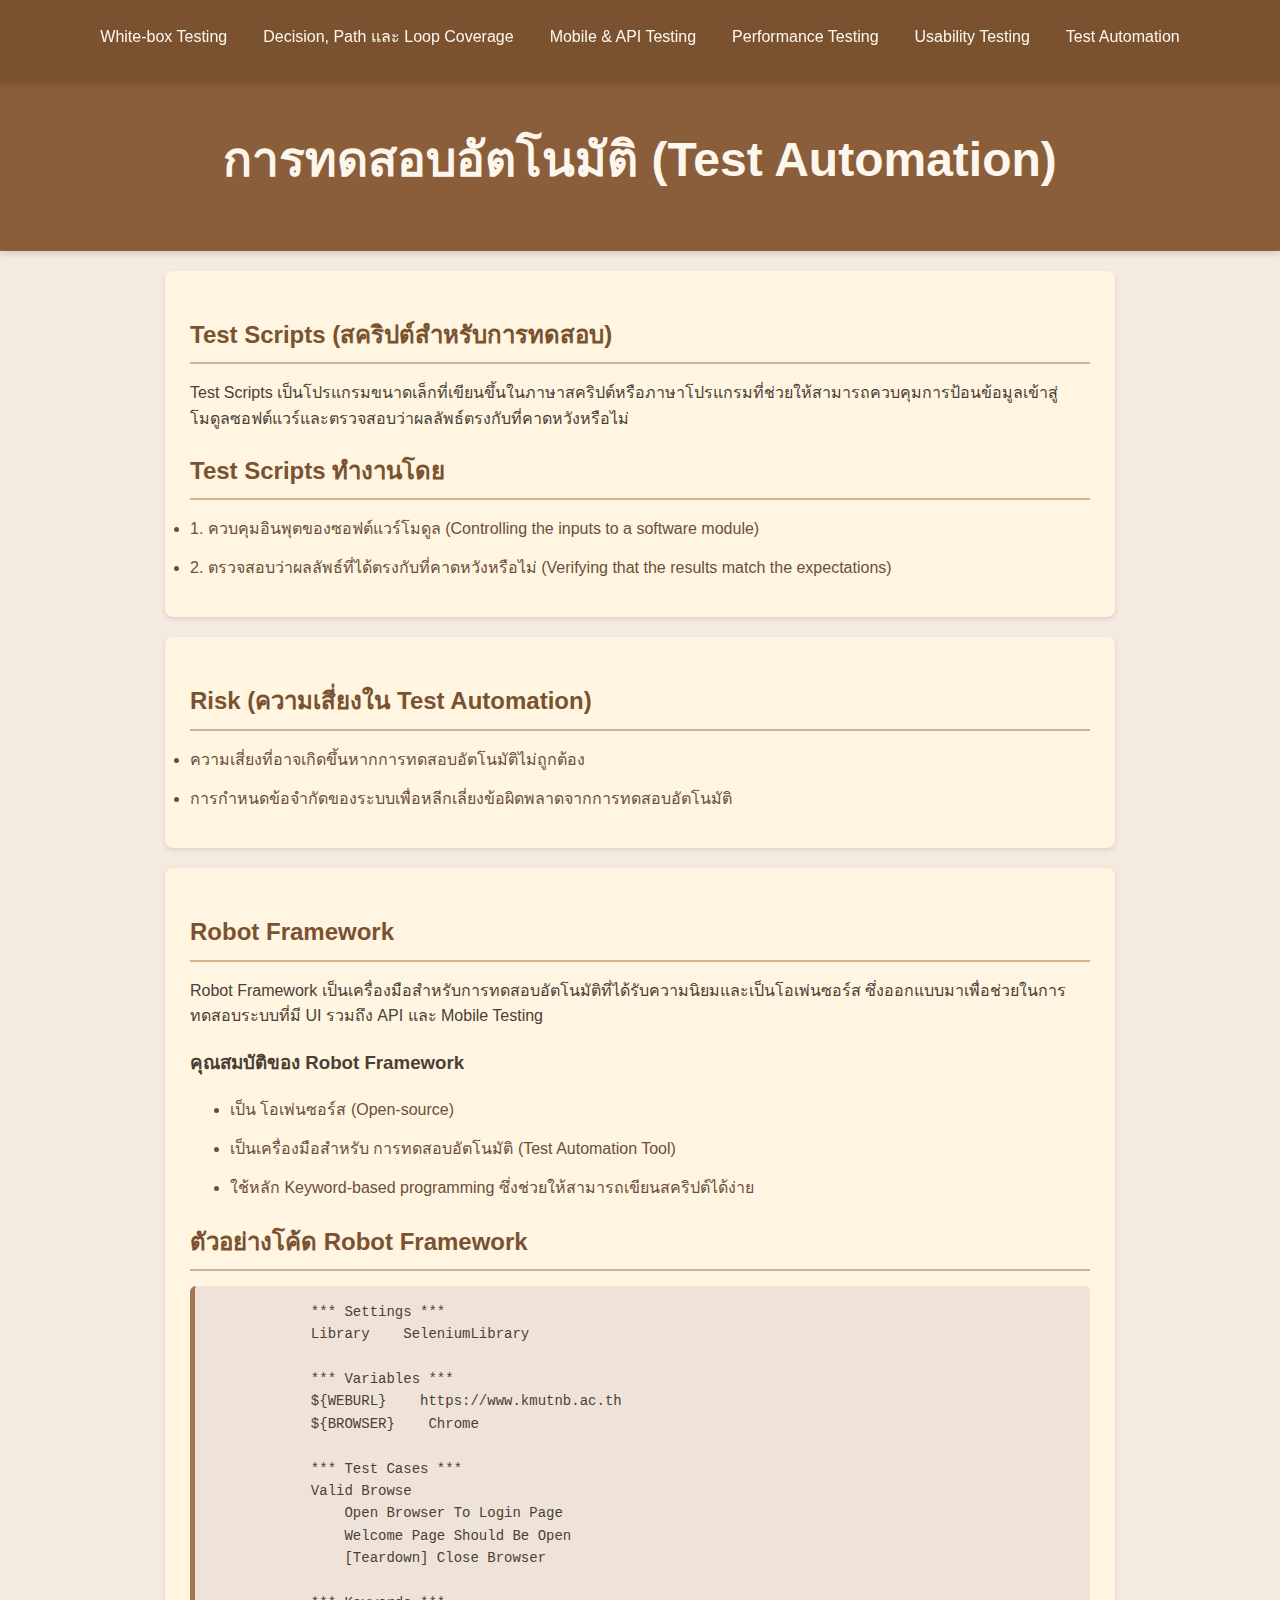
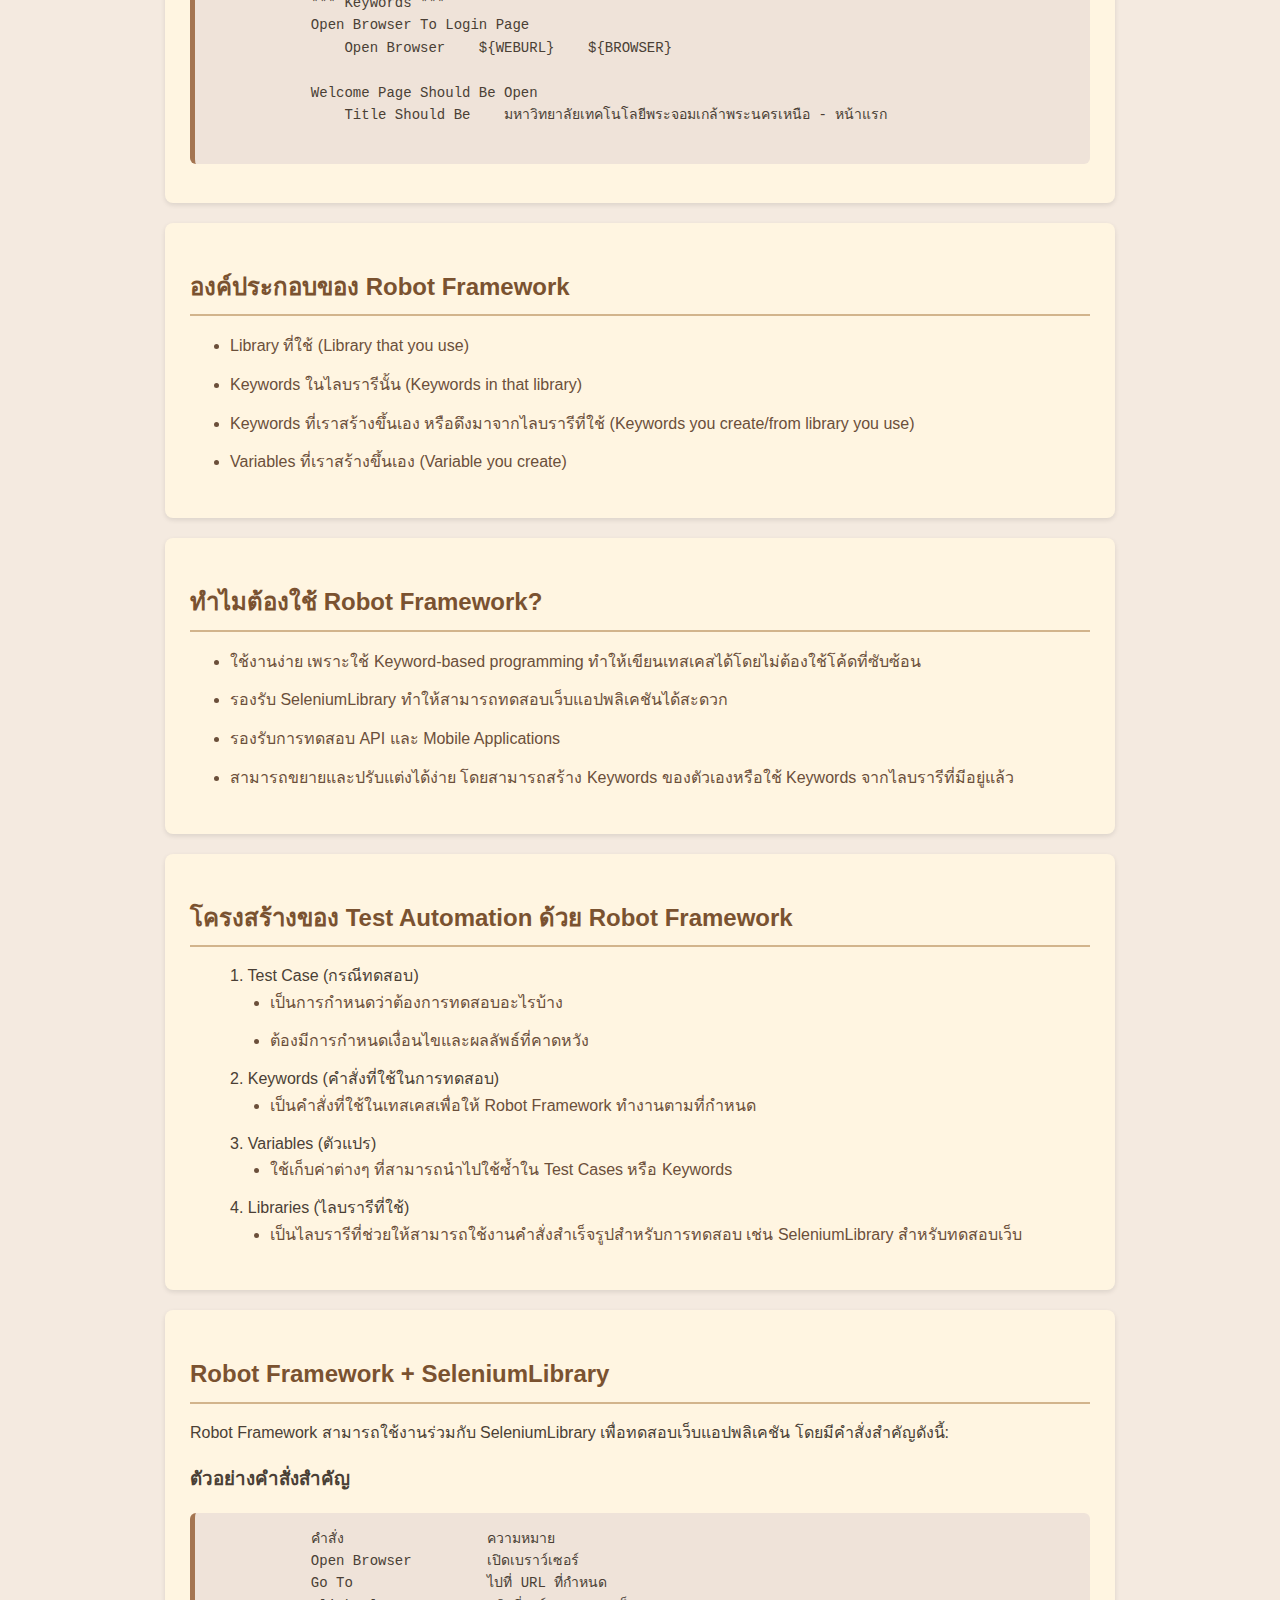
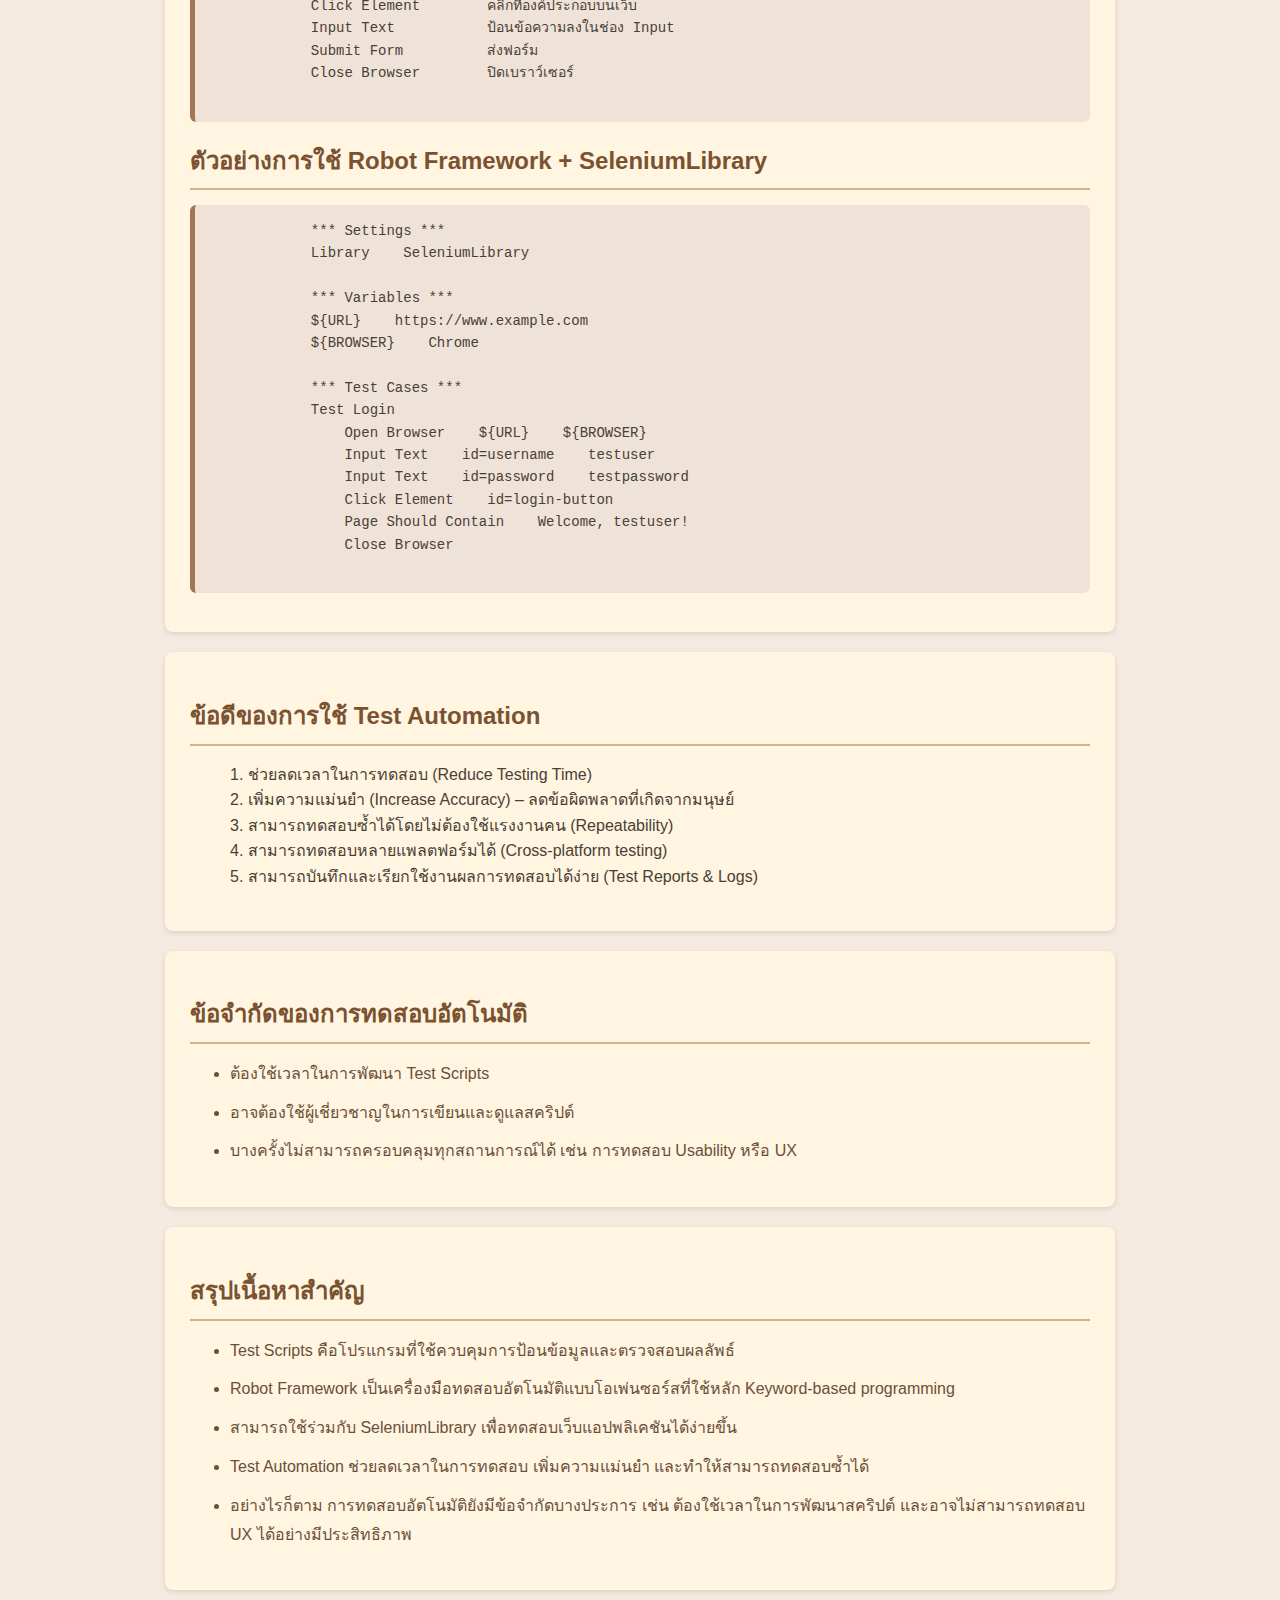
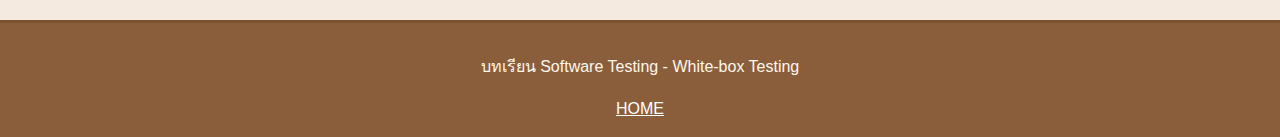
<file: page6.html>
<!DOCTYPE html>
<html lang="th">

<head>
    <meta charset="UTF-8">
    <meta name="viewport" content="width=device-width, initial-scale=1.0">
    <title>Final Day1 - White-box Testing</title>
    <link rel="stylesheet" href="styles.css">
</head>

<body>
    <div class="navbar">
        <a href="page1.html">White-box Testing</a>
        <a href="page2.html">Decision, Path และ Loop Coverage</a>
        <a href="page3.html">Mobile & API Testing</a>
        <a href="page4.html">Performance Testing</a>
        <a href="page5.html">Usability Testing</a>
        <a href="page6.html">Test Automation</a>
    </div>

    <header>
        <h1>การทดสอบอัตโนมัติ (Test Automation)</h1>
    </header>

    <section>
        <h2>Test Scripts (สคริปต์สำหรับการทดสอบ)</h2>
        <p>Test Scripts เป็นโปรแกรมขนาดเล็กที่เขียนขึ้นในภาษาสคริปต์หรือภาษาโปรแกรมที่ช่วยให้สามารถควบคุมการป้อนข้อมูลเข้าสู่โมดูลซอฟต์แวร์และตรวจสอบว่าผลลัพธ์ตรงกับที่คาดหวังหรือไม่</p>
        <h2>Test Scripts ทำงานโดย</h2>
        <li>1. ควบคุมอินพุตของซอฟต์แวร์โมดูล (Controlling the inputs to a software module)</li>
        <li>2. ตรวจสอบว่าผลลัพธ์ที่ได้ตรงกับที่คาดหวังหรือไม่ (Verifying that the results match the expectations)</li>
    </section>

    <section>
        <h2>Risk (ความเสี่ยงใน Test Automation)</h2>
        <li>ความเสี่ยงที่อาจเกิดขึ้นหากการทดสอบอัตโนมัติไม่ถูกต้อง</li>
        <li>การกำหนดข้อจำกัดของระบบเพื่อหลีกเลี่ยงข้อผิดพลาดจากการทดสอบอัตโนมัติ</li>
    </section>

    <section>
        <h2>Robot Framework</h2>
        <p>Robot Framework เป็นเครื่องมือสำหรับการทดสอบอัตโนมัติที่ได้รับความนิยมและเป็นโอเพ่นซอร์ส 
            ซึ่งออกแบบมาเพื่อช่วยในการทดสอบระบบที่มี UI 
            รวมถึง API และ Mobile Testing
        </p>
        <h3>คุณสมบัติของ Robot Framework</h3>
        <ul>
            <li>เป็น โอเพ่นซอร์ส (Open-source)</li>
            <li>เป็นเครื่องมือสำหรับ การทดสอบอัตโนมัติ (Test Automation Tool)</li>
            <li>ใช้หลัก Keyword-based programming ซึ่งช่วยให้สามารถเขียนสคริปต์ได้ง่าย</li>
        </ul>
        <h2>ตัวอย่างโค้ด Robot Framework</h2>
        <pre>
            *** Settings ***
            Library    SeleniumLibrary
            
            *** Variables ***
            ${WEBURL}    https://www.kmutnb.ac.th
            ${BROWSER}    Chrome
            
            *** Test Cases ***
            Valid Browse
                Open Browser To Login Page
                Welcome Page Should Be Open
                [Teardown] Close Browser
            
            *** Keywords ***
            Open Browser To Login Page
                Open Browser    ${WEBURL}    ${BROWSER}
            
            Welcome Page Should Be Open
                Title Should Be    มหาวิทยาลัยเทคโนโลยีพระจอมเกล้าพระนครเหนือ - หน้าแรก
        </pre>

    </section>

    <section>
        <h2>องค์ประกอบของ Robot Framework</h2>
        <ul>
            <li>Library ที่ใช้ (Library that you use)</li>
            <li>Keywords ในไลบรารีนั้น (Keywords in that library)</li>
            <li>Keywords ที่เราสร้างขึ้นเอง หรือดึงมาจากไลบรารีที่ใช้ (Keywords you create/from library you use)</li>
            <li>Variables ที่เราสร้างขึ้นเอง (Variable you create)</li>
        </ul>
    </section>

    <section>
        <h2>ทำไมต้องใช้ Robot Framework?</h2>
        <ul>
            <li>ใช้งานง่าย เพราะใช้ Keyword-based programming ทำให้เขียนเทสเคสได้โดยไม่ต้องใช้โค้ดที่ซับซ้อน</li>
            <li>รองรับ SeleniumLibrary ทำให้สามารถทดสอบเว็บแอปพลิเคชันได้สะดวก</li>
            <li>รองรับการทดสอบ API และ Mobile Applications</li>
            <li>สามารถขยายและปรับแต่งได้ง่าย โดยสามารถสร้าง Keywords ของตัวเองหรือใช้ Keywords จากไลบรารีที่มีอยู่แล้ว</li>
        </ul>

    </section>

    <section>
        <h2>โครงสร้างของ Test Automation ด้วย Robot Framework</h2>
        <ul>
            1. Test Case (กรณีทดสอบ)
            <ul>
                <li>เป็นการกำหนดว่าต้องการทดสอบอะไรบ้าง</li>
                <li>ต้องมีการกำหนดเงื่อนไขและผลลัพธ์ที่คาดหวัง</li>
            </ul>
            2. Keywords (คำสั่งที่ใช้ในการทดสอบ)
            <ul>
                <li>เป็นคำสั่งที่ใช้ในเทสเคสเพื่อให้ Robot Framework ทำงานตามที่กำหนด</li>
            </ul>
            3. Variables (ตัวแปร)
            <ul>
                <li>ใช้เก็บค่าต่างๆ ที่สามารถนำไปใช้ซ้ำใน Test Cases หรือ Keywords</li>
            </ul>
            4. Libraries (ไลบรารีที่ใช้)
            <ul>
                <li>เป็นไลบรารีที่ช่วยให้สามารถใช้งานคำสั่งสำเร็จรูปสำหรับการทดสอบ เช่น SeleniumLibrary สำหรับทดสอบเว็บ</li>
            </ul>
        </ul>
    </section>

    <section>
        <h2>Robot Framework + SeleniumLibrary</h2>
        <p>
            Robot Framework สามารถใช้งานร่วมกับ SeleniumLibrary เพื่อทดสอบเว็บแอปพลิเคชัน โดยมีคำสั่งสำคัญดังนี้:
        </p>
        <h3>ตัวอย่างคำสั่งสำคัญ</h3>
        <pre>
            คำสั่ง                 ความหมาย
            Open Browser         เปิดเบราว์เซอร์
            Go To                ไปที่ URL ที่กำหนด
            Click Element	 คลิกที่องค์ประกอบบนเว็บ
            Input Text	         ป้อนข้อความลงในช่อง Input
            Submit Form	         ส่งฟอร์ม
            Close Browser	 ปิดเบราว์เซอร์
        </pre>

        <h2>ตัวอย่างการใช้ Robot Framework + SeleniumLibrary</h2>
        <pre>
            *** Settings ***
            Library    SeleniumLibrary
            
            *** Variables ***
            ${URL}    https://www.example.com
            ${BROWSER}    Chrome
            
            *** Test Cases ***
            Test Login
                Open Browser    ${URL}    ${BROWSER}
                Input Text    id=username    testuser
                Input Text    id=password    testpassword
                Click Element    id=login-button
                Page Should Contain    Welcome, testuser!
                Close Browser
        </pre>
    </section>

    <section>
        <h2>ข้อดีของการใช้ Test Automation</h2>
        <ul>
            1. ช่วยลดเวลาในการทดสอบ (Reduce Testing Time) <br>
            2. เพิ่มความแม่นยำ (Increase Accuracy) – ลดข้อผิดพลาดที่เกิดจากมนุษย์ <br>
            3. สามารถทดสอบซ้ำได้โดยไม่ต้องใช้แรงงานคน (Repeatability) <br>
            4. สามารถทดสอบหลายแพลตฟอร์มได้ (Cross-platform testing) <br>
            5. สามารถบันทึกและเรียกใช้งานผลการทดสอบได้ง่าย (Test Reports & Logs)
        </ul>
    </section>
<section>
    <h2>ข้อจำกัดของการทดสอบอัตโนมัติ</h2>
    <ul>
        <li>ต้องใช้เวลาในการพัฒนา Test Scripts</li>
        <li>อาจต้องใช้ผู้เชี่ยวชาญในการเขียนและดูแลสคริปต์</li>
        <li>บางครั้งไม่สามารถครอบคลุมทุกสถานการณ์ได้ เช่น การทดสอบ Usability หรือ UX</li>
    </ul>
</section>
    <section>
        <h2>สรุปเนื้อหาสำคัญ</h2>
        <ul>
            <li>Test Scripts คือโปรแกรมที่ใช้ควบคุมการป้อนข้อมูลและตรวจสอบผลลัพธ์</li>
            <li>Robot Framework เป็นเครื่องมือทดสอบอัตโนมัติแบบโอเพ่นซอร์สที่ใช้หลัก Keyword-based programming</li>
            <li>สามารถใช้ร่วมกับ SeleniumLibrary เพื่อทดสอบเว็บแอปพลิเคชันได้ง่ายขึ้น</li>
            <li>Test Automation ช่วยลดเวลาในการทดสอบ เพิ่มความแม่นยำ และทำให้สามารถทดสอบซ้ำได้</li>
            <li>อย่างไรก็ตาม การทดสอบอัตโนมัติยังมีข้อจำกัดบางประการ เช่น ต้องใช้เวลาในการพัฒนาสคริปต์ และอาจไม่สามารถทดสอบ UX ได้อย่างมีประสิทธิภาพ</li>
        </ul>
    </section>


    <footer>
        <p>บทเรียน Software Testing - White-box Testing</p>
        <a href="index.html">HOME</a>
    </footer>

</body>

</html>
</file>
<file: styles.css>
/* Minimalist Theme - Beige & Brown Tone */

/* Body Styling */
body {
    font-family: 'Segoe UI', Tahoma, Geneva, Verdana, sans-serif;
    background-color: #f4eae0;
    color: #4a3f35;
    margin: 0;
    padding: 0;
    line-height: 1.6;
}

/* Header Styling */
header {
    background-color: #8b5e3b;
    color: #fdf6ec;
    padding: 20px;
    text-align: center;
    font-size: 24px;
    font-weight: bold;
    box-shadow: 0 4px 6px rgba(0, 0, 0, 0.1);
}

/* Section Styling */
section {
    background-color: #fff5e1;
    margin: 20px auto;
    padding: 25px;
    max-width: 900px;
    border-radius: 8px;
    box-shadow: 0 2px 5px rgba(0, 0, 0, 0.1);
    color: #4a3f35;
}

h2 {
    color: #7a5230;
    border-bottom: 2px solid #d2b48c;
    padding-bottom: 8px;
    margin-bottom: 15px;
}

/* Code Styling */
pre {
    background-color: #efe3d9;
    padding: 15px;
    border-radius: 6px;
    overflow-x: auto;
    white-space: pre-wrap;
    word-wrap: break-word;
    line-height: 1.6;
    border-left: 5px solid #a47551;
    font-size: 14px;
}

/* List Styling */
li {
    line-height: 1.8;
    list-style-type: disc;
    margin-bottom: 10px;
    color: #6b4f3a;
}

/* Footer Styling */
footer {
    text-align: center;
    padding: 15px;
    background-color: #8b5e3b;
    color: #fdf6ec;
    margin-top: 30px;
    border-top: 3px solid #7a5230;
}

h4 {
    color: #5a3e2b;
    margin-bottom: 10px;
}

/* Navbar Styling - Beige & Brown Theme */
.navbar {
    background-color: #7a5230;
    overflow: hidden;
    position: fixed;
    top: 0;
    width: 100%;
    display: flex;
    justify-content: center;
    padding: 12px 0;
    z-index: 1000;
    box-shadow: 0 2px 5px rgba(0, 0, 0, 0.1);
}

.navbar a {
    color: #fdf6ec;
    padding: 12px 18px;
    text-decoration: none;
    text-align: center;
    font-size: 16px;
    transition: background-color 0.3s ease-in-out;
}

.navbar a:hover {
    background-color: #5a3e2b;
    border-radius: 5px;
}

/* Adjust for Fixed Navbar */
body {
    padding-top: 70px;
}
a{
    color: #ffffff;
    margin-bottom: 10px;
}
</file>
